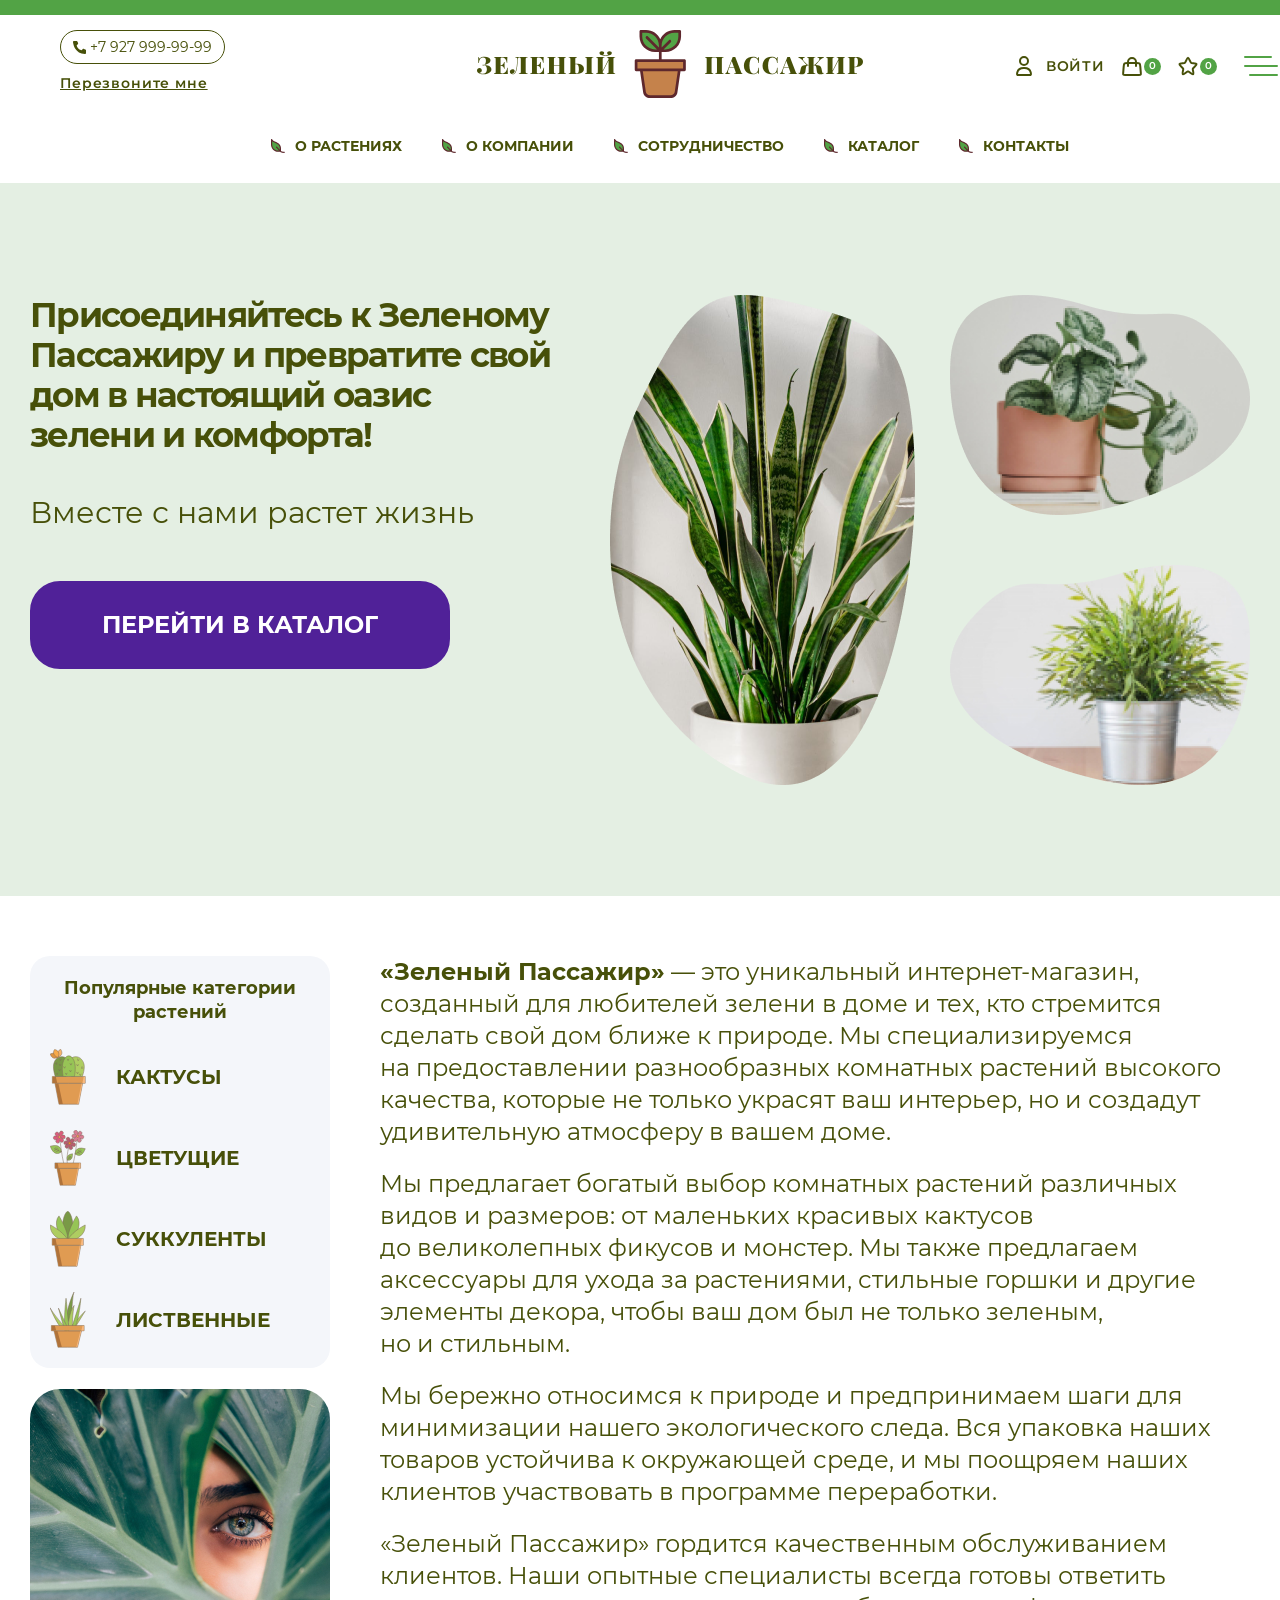
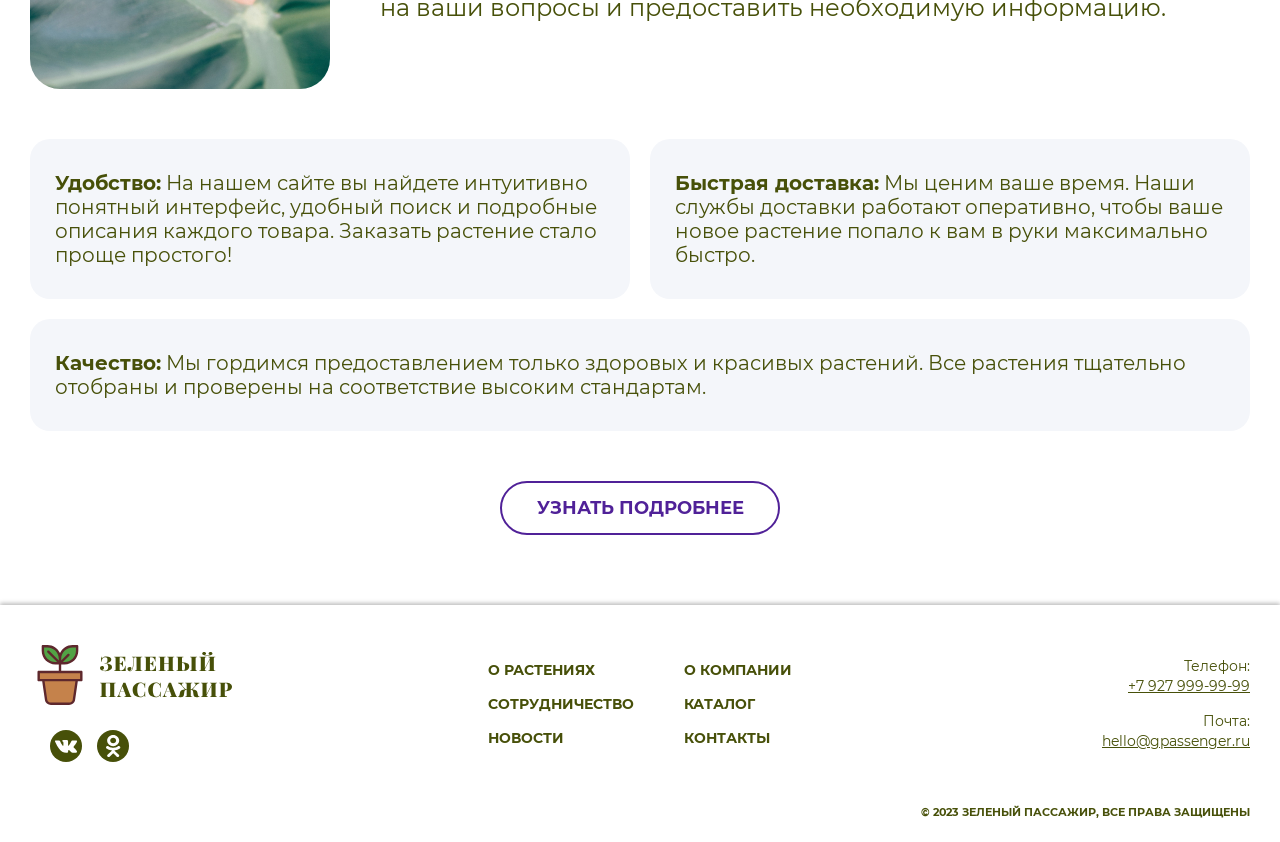
<file: green-passenger-solution/index.html>
<!DOCTYPE html>
<html lang="ru">

<head>
  <meta charset="UTF-8">
  <meta name="viewport" content="width=device-width, initial-scale=1.0">
  <meta http-equiv="X-UA-Compatible" content="ie=edge">
  <link rel="stylesheet" href="css/style.css">
  <title>
    Главная страница интернет магазина комнатных растений "Зеленый Пассажир"
  </title>
</head>

<body>
  <header class="header">
    <div class="container">
      <div class="header__top">
        <div class="header__contacts">
          <a class="header__phone" href="tel:+79279999999">
            <svg width="13" height="13" viewBox="0 0 13 13" fill="none" xmlns="http://www.w3.org/2000/svg">
              <path d="M8.67166 9.24002L9.79166 8.12002C9.94251 7.97104 10.1334 7.86906 10.3411 7.82646C10.5487 
              7.78385 10.7643 7.80246 10.9617 7.88002L12.3267 8.42502C12.5261 8.50596 12.697 8.64411 12.8181 
              8.82207C12.9391 9.00003 13.0047 9.20982 13.0067 9.42502V11.925C13.0055 12.0714 12.9747 12.216 
              12.9162 12.3502C12.8577 12.4844 12.7726 12.6054 12.6661 12.7058C12.5596 12.8062 12.4338 12.8841 
              12.2964 12.9346C12.1591 12.9852 12.0129 13.0074 11.8667 13C2.30166 12.405 0.371659 4.30502 0.00665873 
              1.20502C-0.0102848 1.05279 0.00519605 0.898694 0.0520828 0.752875C0.0989696 0.607056 0.1762 0.472817 
              0.278692 0.358988C0.381185 0.24516 0.506617 0.154323 0.646738 0.0924523C0.786858 0.0305818 0.93849 
              -0.00091958 1.09166 2.04345e-05H3.50666C3.72216 0.000658328 3.93255 0.0657541 4.11076 0.186935C4.28896 
              0.308116 4.42684 0.47984 4.50666 0.68002L5.05166 2.04502C5.13179 2.24155 5.15223 2.45734 5.11043 2.66543C5.06864 
              2.87351 4.96646 3.06467 4.81666 3.21502L3.69666 4.33502C3.69666 4.33502 4.34166 8.70002 8.67166 9.24002Z"
                fill="#475009" />
            </svg>
            <span class="header__phone-text">+7 927 999-99-99</span>
          </a>
          <button class="header__callback" type="button">Перезвоните мне</button>
        </div>
        <a class="header__logo" href="index.html" aria-label="Ссылка на главную страницу">
          <svg width="386" height="68" viewBox="0 0 386 68" fill="none" xmlns="http://www.w3.org/2000/svg">
            <path d="M207.473 30.6381H159.096V39.8187H207.473V30.6381Z" fill="#C5824B" />
            <path
              d="M202.324 39.8185H164.244L167.517 62.2577C167.883 64.7686 170.255 66.6456 173.062 66.6456H193.507C196.313 66.6456 198.686 64.7686 199.052 62.2577L202.324 39.8185Z"
              fill="#C5824B" />
            <path
              d="M183.284 20.7613H178.042C170.21 20.7613 163.862 14.4179 163.862 6.59302V1.35461H169.105C176.936 1.35461 183.284 7.69802 183.284 15.5229V20.7613Z"
              fill="#52A345" />
            <path
              d="M183.284 20.7613H188.527C196.358 20.7613 202.706 14.4179 202.706 6.59302V1.35461H197.464C189.633 1.35461 183.284 7.69802 183.284 15.5229V20.7613Z"
              fill="#52A345" />
            <path
              d="M207.473 29.2831H184.64V22.1158H188.527C197.093 22.1158 204.062 15.1523 204.062 6.59296V1.35456C204.062 0.606423 203.455 0 202.707 0H197.464C191.157 0 185.716 3.77547 183.285 9.18347C180.854 3.77547 175.412 0 169.105 0H163.863C163.114 0 162.507 0.606423 162.507 1.35456V6.59282C162.507 15.1522 169.476 22.1157 178.042 22.1157H181.929V29.283H159.097C158.348 29.283 157.741 29.8894 157.741 30.6375V39.8182C157.741 40.5663 158.348 41.1728 159.097 41.1728H163.072L166.176 62.4527C166.637 65.6151 169.597 67.9999 173.062 67.9999H193.507C196.972 67.9999 199.932 65.6151 200.394 62.4527L203.497 41.1728H207.473C208.222 41.1728 208.828 40.5663 208.828 39.8182V30.6375C208.828 29.8896 208.221 29.2831 207.473 29.2831ZM197.464 2.70911H201.351V6.59282C201.351 13.6583 195.598 19.4065 188.527 19.4065H186.558L193.835 12.1344C194.365 11.6054 194.365 10.7477 193.835 10.2186C193.306 9.68975 192.448 9.68975 191.918 10.2186L184.64 17.4908V15.5228C184.64 8.45738 190.393 2.70911 197.464 2.70911ZM165.218 6.59296V2.70911H169.105C176.176 2.70911 181.929 8.45725 181.929 15.5228V17.4908L170.943 6.51393C170.414 5.98494 169.555 5.98494 169.026 6.51393C168.497 7.04293 168.497 7.90063 169.026 8.42976L180.012 19.4066H178.042C170.971 19.4067 165.218 13.6586 165.218 6.59296ZM197.711 62.0623C197.442 63.903 195.635 65.291 193.507 65.291H173.062C170.934 65.291 169.127 63.903 168.859 62.0623L165.812 41.173H200.757L197.711 62.0623ZM160.452 38.4638V31.9922H206.117V38.4638H160.452Z"
              fill="#5E282D" />
            <path
              d="M138.155 27.488C137.643 27.52 137.274 27.584 137.05 27.68C136.826 27.776 136.666 27.96 136.57 28.232C136.49 28.504 136.45 28.944 136.45 29.552V41.456C136.45 42.064 136.49 42.504 136.57 42.776C136.666 43.048 136.826 43.232 137.05 43.328C137.274 43.424 137.643 43.488 138.155 43.52V44C137.242 43.952 135.817 43.928 133.88 43.928C132.15 43.928 130.813 43.952 129.868 44V43.52C130.381 43.488 130.749 43.424 130.973 43.328C131.198 43.232 131.35 43.048 131.43 42.776C131.526 42.504 131.574 42.064 131.574 41.456V30.416L125.689 41.84C125.705 42.304 125.761 42.656 125.857 42.896C125.953 43.12 126.113 43.272 126.338 43.352C126.578 43.432 126.93 43.488 127.394 43.52V44C126.466 43.952 125.129 43.928 123.383 43.928C121.446 43.928 120.021 43.952 119.108 44V43.52C119.62 43.488 119.989 43.424 120.213 43.328C120.437 43.232 120.589 43.048 120.669 42.776C120.765 42.504 120.813 42.064 120.813 41.456V29.552C120.813 28.944 120.765 28.504 120.669 28.232C120.589 27.96 120.437 27.776 120.213 27.68C119.989 27.584 119.62 27.52 119.108 27.488V27.008C120.021 27.056 121.446 27.08 123.383 27.08C125.113 27.08 126.45 27.056 127.394 27.008V27.488C126.882 27.52 126.514 27.584 126.29 27.68C126.065 27.776 125.905 27.96 125.809 28.232C125.729 28.504 125.689 28.944 125.689 29.552V40.64L131.574 29.24C131.558 28.744 131.502 28.384 131.406 28.16C131.31 27.92 131.149 27.76 130.925 27.68C130.701 27.584 130.349 27.52 129.868 27.488V27.008C130.797 27.056 132.134 27.08 133.88 27.08C135.817 27.08 137.242 27.056 138.155 27.008V27.488ZM132.487 21.272C133.159 21.272 133.712 21.448 134.144 21.8C134.592 22.136 134.816 22.552 134.816 23.048C134.816 23.448 134.664 23.808 134.36 24.128C134.072 24.432 133.679 24.696 133.183 24.92C132.671 25.16 132.022 25.352 131.238 25.496C130.453 25.64 129.588 25.712 128.643 25.712C127.699 25.712 126.834 25.64 126.049 25.496C125.265 25.352 124.608 25.16 124.08 24.92C123.599 24.712 123.215 24.448 122.927 24.128C122.639 23.808 122.495 23.448 122.495 23.048C122.495 22.552 122.711 22.136 123.143 21.8C123.575 21.448 124.128 21.272 124.8 21.272C125.473 21.272 126.033 21.448 126.482 21.8C126.93 22.136 127.154 22.568 127.154 23.096C127.154 23.544 126.986 23.92 126.65 24.224C126.314 24.528 125.889 24.744 125.377 24.872C126.402 25.112 127.491 25.232 128.643 25.232C129.796 25.232 130.877 25.104 131.886 24.848C131.358 24.704 130.933 24.488 130.613 24.2C130.309 23.896 130.157 23.528 130.157 23.096C130.157 22.568 130.373 22.136 130.805 21.8C131.254 21.448 131.814 21.272 132.487 21.272Z"
              fill="#475009" />
            <path
              d="M99.1706 33.8719C102.005 33.8719 104.007 34.3199 105.175 35.2159C106.344 36.1119 106.929 37.2879 106.929 38.7439C106.929 40.3439 106.312 41.6159 105.079 42.5599C103.862 43.5039 102.077 43.9759 99.7231 43.9759C99.2747 43.9759 98.8984 43.9679 98.5942 43.9519L95.6879 43.9279C93.9425 43.9279 92.6134 43.9519 91.7007 43.9999V43.5199C92.2131 43.4879 92.5814 43.4239 92.8056 43.3279C93.0297 43.2319 93.1819 43.0479 93.2619 42.7759C93.358 42.5039 93.406 42.0639 93.406 41.4559V29.5519C93.406 28.9439 93.358 28.5039 93.2619 28.2319C93.1819 27.9599 93.0297 27.7759 92.8056 27.6799C92.5814 27.5839 92.2131 27.5199 91.7007 27.4879V27.0079C92.6134 27.0559 94.0385 27.0799 95.9761 27.0799C97.7055 27.0799 99.0425 27.0559 99.9873 27.0079V27.4879C99.4749 27.5199 99.0986 27.5839 98.8584 27.6799C98.6342 27.7759 98.4821 27.9599 98.402 28.2319C98.322 28.5039 98.2819 28.9439 98.2819 29.5519V33.8719H99.1706ZM116.32 27.4879C115.808 27.5199 115.432 27.5839 115.191 27.6799C114.967 27.7759 114.815 27.9599 114.735 28.2319C114.655 28.5039 114.615 28.9439 114.615 29.5519V41.4559C114.615 42.0639 114.655 42.5039 114.735 42.7759C114.831 43.0479 114.991 43.2319 115.215 43.3279C115.44 43.4239 115.808 43.4879 116.32 43.5199V43.9999C115.392 43.9519 114.055 43.9279 112.309 43.9279C110.372 43.9279 108.946 43.9519 108.034 43.9999V43.5199C108.546 43.4879 108.914 43.4239 109.139 43.3279C109.379 43.2319 109.539 43.0479 109.619 42.7759C109.699 42.5039 109.739 42.0639 109.739 41.4559V29.5519C109.739 28.9439 109.691 28.5039 109.595 28.2319C109.515 27.9599 109.363 27.7759 109.139 27.6799C108.914 27.5839 108.546 27.5199 108.034 27.4879V27.0079C108.946 27.0559 110.372 27.0799 112.309 27.0799C114.055 27.0799 115.392 27.0559 116.32 27.0079V27.4879ZM99.5069 43.5199C100.372 43.5199 100.98 43.1679 101.332 42.4639C101.701 41.7439 101.885 40.6319 101.885 39.1279C101.885 37.6239 101.677 36.4559 101.26 35.6239C100.844 34.7759 100.067 34.3519 98.9305 34.3519H98.2819V41.4559C98.2819 42.2719 98.362 42.8239 98.5221 43.1119C98.6823 43.3839 99.0105 43.5199 99.5069 43.5199Z"
              fill="#475009" />
            <path
              d="M88.912 27.4879C88.3996 27.5199 88.0233 27.5839 87.7831 27.6799C87.5589 27.7759 87.4068 27.9599 87.3268 28.2319C87.2467 28.5039 87.2067 28.9439 87.2067 29.5519V41.4559C87.2067 42.0639 87.2467 42.5039 87.3268 42.7759C87.4228 43.0479 87.583 43.2319 87.8071 43.3279C88.0313 43.4239 88.3996 43.4879 88.912 43.5199V43.9999C88.0473 43.9519 86.7023 43.9279 84.8768 43.9279C83.0353 43.9279 81.6182 43.9519 80.6254 43.9999V43.5199C81.1378 43.4879 81.5061 43.4239 81.7303 43.3279C81.9705 43.2319 82.1306 43.0479 82.2107 42.7759C82.2907 42.5039 82.3308 42.0639 82.3308 41.4559V35.6959H76.9265V41.4559C76.9265 42.0639 76.9665 42.5039 77.0466 42.7759C77.1426 43.0479 77.3028 43.2319 77.5269 43.3279C77.7511 43.4239 78.1194 43.4879 78.6318 43.5199V43.9999C77.7031 43.9519 76.366 43.9279 74.6206 43.9279C72.6831 43.9279 71.2579 43.9519 70.3452 43.9999V43.5199C70.8576 43.4879 71.2259 43.4239 71.4501 43.3279C71.6903 43.2319 71.8504 43.0479 71.9305 42.7759C72.0105 42.5039 72.0506 42.0639 72.0506 41.4559V29.5519C72.0506 28.9439 72.0025 28.5039 71.9065 28.2319C71.8264 27.9599 71.6743 27.7759 71.4501 27.6799C71.2259 27.5839 70.8576 27.5199 70.3452 27.4879V27.0079C71.2579 27.0559 72.6831 27.0799 74.6206 27.0799C76.35 27.0799 77.6871 27.0559 78.6318 27.0079V27.4879C78.1194 27.5199 77.7431 27.5839 77.5029 27.6799C77.2787 27.7759 77.1266 27.9599 77.0466 28.2319C76.9665 28.5039 76.9265 28.9439 76.9265 29.5519V35.2159H82.3308V29.5519C82.3308 28.9439 82.2827 28.5039 82.1866 28.2319C82.1066 27.9599 81.9545 27.7759 81.7303 27.6799C81.5061 27.5839 81.1378 27.5199 80.6254 27.4879V27.0079C81.6182 27.0559 83.0353 27.0799 84.8768 27.0799C86.7023 27.0799 88.0473 27.0559 88.912 27.0079V27.4879Z"
              fill="#475009" />
            <path
              d="M67.0212 39.9679C67.0212 41.5999 67.0772 42.9439 67.1893 43.9999C66.1004 43.9519 64.267 43.9279 61.6889 43.9279C57.9419 43.9279 55.1397 43.9519 53.2822 43.9999V43.5199C53.7946 43.4879 54.1629 43.4239 54.3871 43.3279C54.6273 43.2319 54.7874 43.0479 54.8675 42.7759C54.9475 42.5039 54.9876 42.0639 54.9876 41.4559V29.5519C54.9876 28.9439 54.9395 28.5039 54.8435 28.2319C54.7634 27.9599 54.6113 27.7759 54.3871 27.6799C54.1629 27.5839 53.7946 27.5199 53.2822 27.4879V27.0079C55.1397 27.0559 57.9419 27.0799 61.6889 27.0799C64.0428 27.0799 65.7161 27.0559 66.7089 27.0079C66.5968 28.5119 66.5408 29.8559 66.5408 31.0399C66.5408 31.7759 66.5648 32.3519 66.6128 32.7679H66.0604C65.7722 30.9119 65.2358 29.5839 64.4511 28.7839C63.6665 27.9679 62.7298 27.5599 61.6409 27.5599H61.3286C60.8963 27.5599 60.576 27.5999 60.3679 27.6799C60.1757 27.7439 60.0396 27.8799 59.9595 28.0879C59.8955 28.2799 59.8635 28.6079 59.8635 29.0719V35.2159H60.1037C60.9363 35.2159 61.6489 34.8879 62.2414 34.2319C62.8338 33.5759 63.2101 32.8479 63.3703 32.0479H63.9227C63.8747 32.7199 63.8506 33.4719 63.8506 34.3039V35.4559C63.8506 36.2719 63.8987 37.4079 63.9948 38.8639H63.4423C63.2982 37.9519 62.9219 37.1999 62.3134 36.6079C61.7209 35.9999 60.9844 35.6959 60.1037 35.6959H59.8635V41.9359C59.8635 42.3999 59.8955 42.7359 59.9595 42.9439C60.0396 43.1359 60.1757 43.2719 60.3679 43.3519C60.576 43.4159 60.8963 43.4479 61.3286 43.4479H62.1213C63.05 43.4479 63.9307 42.9999 64.7634 42.1039C65.596 41.1919 66.1885 39.7439 66.5408 37.7599H67.0932C67.0452 38.3359 67.0212 39.0719 67.0212 39.9679Z"
              fill="#475009" />
            <path
              d="M50.635 27.4879C50.0586 27.5199 49.6342 27.5839 49.362 27.6799C49.1058 27.7759 48.9297 27.9599 48.8336 28.2319C48.7375 28.5039 48.6895 28.9439 48.6895 29.5519V41.4559C48.6895 42.0639 48.7375 42.5039 48.8336 42.7759C48.9297 43.0479 49.1058 43.2319 49.362 43.3279C49.6342 43.4239 50.0586 43.4879 50.635 43.5199V43.9999C49.6743 43.9519 48.1851 43.9279 46.1675 43.9279C44.294 43.9279 42.8608 43.9519 41.868 43.9999V43.5199C42.4445 43.4879 42.8608 43.4239 43.117 43.3279C43.3893 43.2319 43.5734 43.0479 43.6695 42.7759C43.7656 42.5039 43.8136 42.0639 43.8136 41.4559V29.5519C43.8136 28.7199 43.7015 28.1679 43.4773 27.8959C43.2531 27.6239 42.8769 27.4879 42.3484 27.4879H42.2764C41.844 27.4879 41.5078 27.6319 41.2676 27.9199C41.0274 28.2079 40.8753 28.7519 40.8112 29.5519C40.7632 29.9999 40.7231 30.4319 40.6911 30.8479C40.6751 31.2639 40.6511 31.6559 40.619 32.0239C40.4429 34.5839 40.2267 36.6799 39.9705 38.3119C39.7303 39.9439 39.282 41.3599 38.6255 42.5599C37.9689 43.7439 37.0242 44.3359 35.7912 44.3359C34.9425 44.3359 34.238 44.0879 33.6775 43.5919C33.1331 43.0799 32.8609 42.4559 32.8609 41.7199C32.8609 40.9679 33.1171 40.3599 33.6295 39.8959C34.1419 39.4319 34.7824 39.1999 35.551 39.1999C36.2075 39.1999 36.7279 39.3599 37.1122 39.6799C37.4966 39.9839 37.6887 40.4159 37.6887 40.9759C37.6887 41.6799 37.4485 42.2799 36.9681 42.7759C36.5038 43.2559 35.9113 43.5599 35.1907 43.6879C35.3188 43.8159 35.519 43.8799 35.7912 43.8799C36.9281 43.8799 37.8008 43.1999 38.4093 41.8399C39.0178 40.4799 39.4341 38.8719 39.6583 37.0159C39.8825 35.1439 40.0826 32.6559 40.2588 29.5519C40.2748 29.4239 40.2828 29.2479 40.2828 29.0239C40.2828 28.6079 40.2267 28.2959 40.1146 28.0879C40.0026 27.8799 39.8104 27.7359 39.5382 27.6559C39.266 27.5759 38.8576 27.5199 38.3132 27.4879V27.0079C38.9857 27.0559 39.8104 27.0799 40.7872 27.0799C41.0274 27.0799 41.3877 27.0639 41.868 27.0319L42.9009 27.0079L44.5102 27.0319C45.2467 27.0639 45.8552 27.0799 46.3356 27.0799C48.2411 27.0799 49.6743 27.0559 50.635 27.0079V27.4879Z"
              fill="#475009" />
            <path
              d="M30.7138 39.9679C30.7138 41.5999 30.7698 42.9439 30.8819 43.9999C29.793 43.9519 27.9596 43.9279 25.3815 43.9279C21.6345 43.9279 18.8323 43.9519 16.9748 43.9999V43.5199C17.4872 43.4879 17.8555 43.4239 18.0797 43.3279C18.3199 43.2319 18.48 43.0479 18.5601 42.7759C18.6401 42.5039 18.6802 42.0639 18.6802 41.4559V29.5519C18.6802 28.9439 18.6321 28.5039 18.536 28.2319C18.456 27.9599 18.3039 27.7759 18.0797 27.6799C17.8555 27.5839 17.4872 27.5199 16.9748 27.4879V27.0079C18.8323 27.0559 21.6345 27.0799 25.3815 27.0799C27.7354 27.0799 29.4087 27.0559 30.4015 27.0079C30.2894 28.5119 30.2334 29.8559 30.2334 31.0399C30.2334 31.7759 30.2574 32.3519 30.3054 32.7679H29.753C29.4648 30.9119 28.9283 29.5839 28.1437 28.7839C27.3591 27.9679 26.4223 27.5599 25.3335 27.5599H25.0212C24.5889 27.5599 24.2686 27.5999 24.0604 27.6799C23.8683 27.7439 23.7322 27.8799 23.6521 28.0879C23.5881 28.2799 23.556 28.6079 23.556 29.0719V35.2159H23.7962C24.6289 35.2159 25.3415 34.8879 25.9339 34.2319C26.5264 33.5759 26.9027 32.8479 27.0628 32.0479H27.6153C27.5672 32.7199 27.5432 33.4719 27.5432 34.3039V35.4559C27.5432 36.2719 27.5913 37.4079 27.6873 38.8639H27.1349C26.9908 37.9519 26.6145 37.1999 26.006 36.6079C25.4135 35.9999 24.6769 35.6959 23.7962 35.6959H23.556V41.9359C23.556 42.3999 23.5881 42.7359 23.6521 42.9439C23.7322 43.1359 23.8683 43.2719 24.0604 43.3519C24.2686 43.4159 24.5889 43.4479 25.0212 43.4479H25.8138C26.7426 43.4479 27.6233 42.9999 28.456 42.1039C29.2886 41.1919 29.8811 39.7439 30.2334 37.7599H30.7858C30.7378 38.3359 30.7138 39.0719 30.7138 39.9679Z"
              fill="#475009" />
            <path
              d="M7.56604 26.672C9.32745 26.672 10.7526 27 11.8415 27.656C12.9463 28.296 13.4988 29.176 13.4988 30.296C13.4988 31.496 12.8823 32.504 11.6493 33.32C10.4163 34.12 9.00719 34.68 7.42192 35C8.57484 35.016 9.68773 35.192 10.7606 35.528C11.8334 35.864 12.7061 36.36 13.3787 37.016C14.0672 37.672 14.4115 38.48 14.4115 39.44C14.4115 40.448 14.0192 41.328 13.2346 42.08C12.4659 42.816 11.4571 43.376 10.2081 43.76C8.97516 44.144 7.67012 44.336 6.29302 44.336C4.22737 44.336 2.61008 43.896 1.44115 43.016C1.04083 42.712 0.696556 42.344 0.408326 41.912C0.136109 41.48 0 41.008 0 40.496C0 39.744 0.248198 39.152 0.744594 38.72C1.24099 38.288 1.84147 38.072 2.54603 38.072C3.26661 38.072 3.82705 38.272 4.22737 38.672C4.62769 39.056 4.82785 39.632 4.82785 40.4C4.82785 40.992 4.61168 41.52 4.17934 41.984C3.763 42.432 3.18654 42.752 2.44996 42.944C3.28262 43.472 4.33146 43.736 5.59647 43.736C6.90951 43.736 7.95034 43.376 8.71896 42.656C9.48757 41.936 9.87188 40.84 9.87188 39.368C9.87188 38.248 9.63969 37.288 9.17532 36.488C8.71095 35.688 7.99838 35.264 7.03762 35.216C6.65331 35.424 6.31704 35.528 6.02881 35.528C5.86868 35.528 5.74058 35.496 5.64451 35.432C5.54843 35.368 5.50039 35.264 5.50039 35.12C5.50039 34.864 5.69254 34.736 6.07685 34.736C6.28502 34.736 6.61328 34.784 7.06164 34.88C7.75019 34.56 8.23057 34.032 8.50279 33.296C8.79102 32.544 8.93513 31.736 8.93513 30.872C8.93513 29.672 8.70295 28.816 8.23857 28.304C7.7742 27.776 7.11768 27.512 6.269 27.512C4.8919 27.512 3.83506 28.016 3.09847 29.024C2.3779 30.032 1.96957 31.36 1.87349 33.008H1.32105C1.32105 30.144 1.28903 28.144 1.22498 27.008H1.77742C1.82546 27.52 1.89751 27.888 1.99359 28.112C2.08967 28.336 2.22578 28.448 2.40192 28.448C2.51401 28.448 2.66613 28.376 2.85828 28.232C3.61088 27.688 4.29943 27.296 4.92393 27.056C5.56444 26.8 6.44514 26.672 7.56604 26.672Z"
              fill="#475009" />
            <path
              d="M377.353 37.1361V41.2161C377.353 41.8881 377.417 42.3761 377.545 42.6801C377.689 42.9841 377.938 43.1921 378.29 43.3041C378.658 43.4001 379.235 43.4481 380.019 43.4481V44.0001C377.858 43.9521 376.208 43.9281 375.071 43.9281C374.319 43.9281 373.27 43.9441 371.925 43.9761L370.772 44.0001V43.5201C371.284 43.4881 371.653 43.4241 371.877 43.3281C372.117 43.2321 372.277 43.0481 372.357 42.7761C372.437 42.5041 372.477 42.0641 372.477 41.4561V29.5521C372.477 28.9441 372.429 28.5041 372.333 28.2321C372.253 27.9601 372.101 27.7761 371.877 27.6801C371.653 27.5841 371.284 27.5201 370.772 27.4881V27.0081C371.685 27.0561 373.062 27.0801 374.903 27.0801L377.665 27.0561C377.986 27.0401 378.354 27.0321 378.77 27.0321C381.14 27.0321 382.934 27.4641 384.151 28.3281C385.384 29.1761 386 30.3201 386 31.7601C386 32.6401 385.76 33.4881 385.279 34.3041C384.799 35.1041 383.982 35.7761 382.829 36.3201C381.677 36.8641 380.147 37.1361 378.242 37.1361H377.353ZM378.65 27.4881C378.282 27.4881 378.002 27.5441 377.809 27.6561C377.633 27.7681 377.513 27.9681 377.449 28.2561C377.385 28.5441 377.353 28.9761 377.353 29.5521V36.6561H378.002C379.123 36.6561 379.891 36.2401 380.307 35.4081C380.74 34.5761 380.956 33.4481 380.956 32.0241C380.956 30.4721 380.78 29.3281 380.428 28.5921C380.075 27.8561 379.483 27.4881 378.65 27.4881Z"
              fill="#475009" />
            <path
              d="M367.994 27.4881C367.482 27.5201 367.114 27.5841 366.89 27.6801C366.665 27.7761 366.505 27.9601 366.409 28.2321C366.329 28.5041 366.289 28.9441 366.289 29.5521V41.4561C366.289 42.0641 366.329 42.5041 366.409 42.7761C366.505 43.0481 366.665 43.2321 366.89 43.3281C367.114 43.4241 367.482 43.4881 367.994 43.5201V44.0001C367.082 43.9521 365.657 43.9281 363.719 43.9281C361.99 43.9281 360.653 43.9521 359.708 44.0001V43.5201C360.22 43.4881 360.589 43.4241 360.813 43.3281C361.037 43.2321 361.189 43.0481 361.269 42.7761C361.365 42.5041 361.413 42.0641 361.413 41.4561V30.4161L355.528 41.8401C355.545 42.3041 355.601 42.6561 355.697 42.8961C355.793 43.1201 355.953 43.2721 356.177 43.3521C356.417 43.4321 356.769 43.4881 357.234 43.5201V44.0001C356.305 43.9521 354.968 43.9281 353.223 43.9281C351.285 43.9281 349.86 43.9521 348.947 44.0001V43.5201C349.46 43.4881 349.828 43.4241 350.052 43.3281C350.276 43.2321 350.428 43.0481 350.508 42.7761C350.605 42.5041 350.653 42.0641 350.653 41.4561V29.5521C350.653 28.9441 350.605 28.5041 350.508 28.2321C350.428 27.9601 350.276 27.7761 350.052 27.6801C349.828 27.5841 349.46 27.5201 348.947 27.4881V27.0081C349.86 27.0561 351.285 27.0801 353.223 27.0801C354.952 27.0801 356.289 27.0561 357.234 27.0081V27.4881C356.721 27.5201 356.353 27.5841 356.129 27.6801C355.905 27.7761 355.745 27.9601 355.649 28.2321C355.569 28.5041 355.528 28.9441 355.528 29.5521V40.6401L361.413 29.2401C361.397 28.7441 361.341 28.3841 361.245 28.1601C361.149 27.9201 360.989 27.7601 360.765 27.6801C360.54 27.5841 360.188 27.5201 359.708 27.4881V27.0081C360.637 27.0561 361.974 27.0801 363.719 27.0801C365.657 27.0801 367.082 27.0561 367.994 27.0081V27.4881Z"
              fill="#475009" />
            <path
              d="M347.228 43.0401C346.747 43.5201 346.219 43.8561 345.642 44.0481C345.066 44.2401 344.393 44.3361 343.625 44.3361C342.504 44.3361 341.639 44.1441 341.031 43.7601C340.438 43.3601 340.07 42.6881 339.926 41.7441L339.301 37.6161C339.157 36.7681 338.885 36.1841 338.485 35.8641C338.1 35.5281 337.46 35.3361 336.563 35.2881V41.4561C336.563 42.0641 336.603 42.5041 336.683 42.7761C336.763 43.0481 336.915 43.2321 337.14 43.3281C337.38 43.4241 337.756 43.4881 338.268 43.5201V44.0001C337.356 43.9521 335.931 43.9281 333.993 43.9281C332.264 43.9281 330.927 43.9521 329.982 44.0001V43.5201C330.494 43.4881 330.863 43.4241 331.087 43.3281C331.311 43.2321 331.463 43.0481 331.543 42.7761C331.639 42.5041 331.687 42.0641 331.687 41.4561V35.2881C330.79 35.3361 330.142 35.5281 329.742 35.8641C329.357 36.1841 329.093 36.7681 328.949 37.6161L328.325 41.7441C328.18 42.6881 327.804 43.3601 327.196 43.7601C326.603 44.1441 325.746 44.3361 324.626 44.3361C323.857 44.3361 323.184 44.2401 322.608 44.0481C322.031 43.8561 321.503 43.5201 321.023 43.0401L321.335 42.7281C321.543 42.9361 321.783 43.0401 322.056 43.0401C322.344 43.0401 322.568 42.9281 322.728 42.7041C322.904 42.4801 323.048 42.0721 323.16 41.4801L323.857 38.1441C324.081 37.0881 324.642 36.3201 325.538 35.8401C326.451 35.3601 327.78 35.0641 329.525 34.9521L325.274 30.1041C324.041 28.7121 322.728 27.8321 321.335 27.4641V27.0081C321.991 27.0561 322.8 27.0801 323.761 27.0801C325.122 27.0801 326.475 27.0561 327.82 27.0081V27.4641C327.244 27.4961 326.771 27.6561 326.403 27.9441C326.035 28.2161 325.851 28.5841 325.851 29.0481C325.851 29.6881 326.203 30.4081 326.907 31.2081L327.724 32.1201C328.621 33.1281 329.341 33.8321 329.886 34.2321C330.446 34.6321 331.047 34.8561 331.687 34.9041V29.5521C331.687 28.9441 331.647 28.5041 331.567 28.2321C331.487 27.9601 331.327 27.7761 331.087 27.6801C330.863 27.5841 330.494 27.5201 329.982 27.4881V27.0081C330.911 27.0561 332.248 27.0801 333.993 27.0801C335.931 27.0801 337.356 27.0561 338.268 27.0081V27.4881C337.756 27.5201 337.388 27.5841 337.164 27.6801C336.939 27.7761 336.779 27.9601 336.683 28.2321C336.603 28.5041 336.563 28.9441 336.563 29.5521V34.9041C337.204 34.8561 337.796 34.6321 338.34 34.2321C338.901 33.8321 339.63 33.1281 340.526 32.1201L341.343 31.2081C342.047 30.4081 342.4 29.6881 342.4 29.0481C342.4 28.5841 342.216 28.2161 341.847 27.9441C341.479 27.6561 341.007 27.4961 340.43 27.4641V27.0081C341.775 27.0561 343.128 27.0801 344.489 27.0801C345.45 27.0801 346.259 27.0561 346.915 27.0081V27.4641C345.522 27.8321 344.209 28.7121 342.976 30.1041L338.725 34.9521C340.47 35.0641 341.791 35.3601 342.688 35.8401C343.601 36.3201 344.169 37.0881 344.393 38.1441L345.09 41.4801C345.202 42.0721 345.338 42.4801 345.498 42.7041C345.674 42.9281 345.907 43.0401 346.195 43.0401C346.467 43.0401 346.707 42.9361 346.915 42.7281L347.228 43.0401Z"
              fill="#475009" />
            <path
              d="M318.708 41.9841C318.916 42.4961 319.14 42.8801 319.38 43.1361C319.636 43.3761 319.885 43.5041 320.125 43.5201V44.0001C318.972 43.9521 317.515 43.9281 315.753 43.9281C313.928 43.9281 312.583 43.9521 311.718 44.0001V43.5201C312.327 43.4881 312.759 43.4161 313.015 43.3041C313.271 43.1761 313.399 42.9601 313.399 42.6561C313.399 42.3681 313.303 41.9841 313.111 41.5041L311.694 37.5681H306.842L306.434 38.6481C305.905 40.0081 305.641 41.0481 305.641 41.7681C305.641 42.4241 305.825 42.8721 306.194 43.1121C306.562 43.3521 307.106 43.4881 307.827 43.5201V44.0001C306.626 43.9521 305.577 43.9281 304.68 43.9281C303.928 43.9281 303.311 43.9521 302.831 44.0001V43.5201C303.231 43.4561 303.608 43.2081 303.96 42.7761C304.312 42.3441 304.672 41.6561 305.041 40.7121L310.373 27.0081C310.885 27.0401 311.31 27.0561 311.646 27.0561C311.966 27.0561 312.383 27.0401 312.895 27.0081L318.708 41.9841ZM311.526 37.0881L309.34 31.0881L307.034 37.0881H311.526Z"
              fill="#475009" />
            <path
              d="M294.621 26.672C295.582 26.672 296.399 26.808 297.071 27.08C297.744 27.352 298.4 27.736 299.041 28.232C299.201 28.376 299.353 28.448 299.497 28.448C299.817 28.448 300.026 27.968 300.122 27.008H300.674C300.61 28.144 300.578 30.144 300.578 33.008H300.026C299.914 31.728 299.705 30.72 299.401 29.984C299.097 29.248 298.568 28.632 297.816 28.136C297.063 27.656 296.319 27.416 295.582 27.416C293.917 27.416 292.748 28.216 292.075 29.816C291.403 31.416 291.066 33.328 291.066 35.552C291.066 37.776 291.403 39.688 292.075 41.288C292.748 42.888 293.917 43.688 295.582 43.688C296.319 43.688 297.063 43.448 297.816 42.968C298.568 42.504 299.097 41.88 299.401 41.096C299.705 40.312 299.914 39.2 300.026 37.76H300.578C300.578 40.752 300.61 42.832 300.674 44H300.122C300.074 43.488 300.002 43.128 299.906 42.92C299.825 42.696 299.705 42.584 299.545 42.584C299.417 42.584 299.249 42.648 299.041 42.776C298.32 43.288 297.632 43.68 296.975 43.952C296.319 44.208 295.526 44.336 294.597 44.336C292.788 44.336 291.203 43.992 289.841 43.304C288.48 42.616 287.424 41.624 286.671 40.328C285.918 39.016 285.542 37.456 285.542 35.648C285.542 33.888 285.926 32.328 286.695 30.968C287.464 29.608 288.536 28.552 289.914 27.8C291.291 27.048 292.86 26.672 294.621 26.672Z"
              fill="#475009" />
            <path
              d="M275.963 26.672C276.924 26.672 277.741 26.808 278.413 27.08C279.086 27.352 279.742 27.736 280.383 28.232C280.543 28.376 280.695 28.448 280.839 28.448C281.159 28.448 281.368 27.968 281.464 27.008H282.016C281.952 28.144 281.92 30.144 281.92 33.008H281.368C281.256 31.728 281.047 30.72 280.743 29.984C280.439 29.248 279.91 28.632 279.158 28.136C278.405 27.656 277.661 27.416 276.924 27.416C275.259 27.416 274.09 28.216 273.417 29.816C272.745 31.416 272.408 33.328 272.408 35.552C272.408 37.776 272.745 39.688 273.417 41.288C274.09 42.888 275.259 43.688 276.924 43.688C277.661 43.688 278.405 43.448 279.158 42.968C279.91 42.504 280.439 41.88 280.743 41.096C281.047 40.312 281.256 39.2 281.368 37.76H281.92C281.92 40.752 281.952 42.832 282.016 44H281.464C281.416 43.488 281.344 43.128 281.247 42.92C281.167 42.696 281.047 42.584 280.887 42.584C280.759 42.584 280.591 42.648 280.383 42.776C279.662 43.288 278.974 43.68 278.317 43.952C277.661 44.208 276.868 44.336 275.939 44.336C274.13 44.336 272.545 43.992 271.183 43.304C269.822 42.616 268.766 41.624 268.013 40.328C267.26 39.016 266.884 37.456 266.884 35.648C266.884 33.888 267.268 32.328 268.037 30.968C268.806 29.608 269.878 28.552 271.256 27.8C272.633 27.048 274.202 26.672 275.963 26.672Z"
              fill="#475009" />
            <path
              d="M264.047 41.9841C264.255 42.4961 264.48 42.8801 264.72 43.1361C264.976 43.3761 265.224 43.5041 265.464 43.5201V44.0001C264.311 43.9521 262.854 43.9281 261.093 43.9281C259.267 43.9281 257.922 43.9521 257.058 44.0001V43.5201C257.666 43.4881 258.098 43.4161 258.355 43.3041C258.611 43.1761 258.739 42.9601 258.739 42.6561C258.739 42.3681 258.643 41.9841 258.451 41.5041L257.034 37.5681H252.182L251.773 38.6481C251.245 40.0081 250.981 41.0481 250.981 41.7681C250.981 42.4241 251.165 42.8721 251.533 43.1121C251.901 43.3521 252.446 43.4881 253.166 43.5201V44.0001C251.966 43.9521 250.917 43.9281 250.02 43.9281C249.267 43.9281 248.651 43.9521 248.17 44.0001V43.5201C248.571 43.4561 248.947 43.2081 249.299 42.7761C249.652 42.3441 250.012 41.6561 250.38 40.7121L255.713 27.0081C256.225 27.0401 256.649 27.0561 256.986 27.0561C257.306 27.0561 257.722 27.0401 258.235 27.0081L264.047 41.9841ZM256.865 37.0881L254.68 31.0881L252.374 37.0881H256.865Z"
              fill="#475009" />
            <path
              d="M246.559 27.4881C246.046 27.5201 245.678 27.5841 245.454 27.6801C245.23 27.7761 245.07 27.9601 244.973 28.2321C244.893 28.5041 244.853 28.9441 244.853 29.5521V41.4561C244.853 42.0641 244.893 42.5041 244.973 42.7761C245.07 43.0481 245.23 43.2321 245.454 43.3281C245.678 43.4241 246.046 43.4881 246.559 43.5201V44.0001C245.646 43.9521 244.221 43.9281 242.283 43.9281C240.554 43.9281 239.217 43.9521 238.272 44.0001V43.5201C238.785 43.4881 239.153 43.4241 239.377 43.3281C239.601 43.2321 239.753 43.0481 239.833 42.7761C239.929 42.5041 239.978 42.0641 239.978 41.4561V29.5521C239.978 28.9441 239.929 28.5041 239.833 28.2321C239.737 27.9441 239.553 27.7521 239.281 27.6561C239.009 27.5441 238.592 27.4881 238.032 27.4881H236.519C235.958 27.4881 235.542 27.5441 235.27 27.6561C234.998 27.7521 234.813 27.9441 234.717 28.2321C234.621 28.5041 234.573 28.9441 234.573 29.5521V41.4561C234.573 42.0641 234.613 42.5041 234.693 42.7761C234.789 43.0481 234.949 43.2321 235.174 43.3281C235.398 43.4241 235.766 43.4881 236.279 43.5201V44.0001C235.35 43.9521 234.013 43.9281 232.267 43.9281C230.33 43.9281 228.905 43.9521 227.992 44.0001V43.5201C228.504 43.4881 228.873 43.4241 229.097 43.3281C229.321 43.2321 229.473 43.0481 229.553 42.7761C229.649 42.5041 229.697 42.0641 229.697 41.4561V29.5521C229.697 28.9441 229.649 28.5041 229.553 28.2321C229.473 27.9601 229.321 27.7761 229.097 27.6801C228.873 27.5841 228.504 27.5201 227.992 27.4881V27.0081C228.905 27.0561 230.33 27.0801 232.267 27.0801C233.068 27.0801 234.109 27.0641 235.39 27.0321L237.311 27.0081L239.185 27.0321C240.466 27.0641 241.499 27.0801 242.283 27.0801C244.221 27.0801 245.646 27.0561 246.559 27.0081V27.4881Z"
              fill="#475009" />
          </svg>
        </a>
        <div class="header__users">
          <ul class="header__user-list">
            <li class="header__user-item">
              <a class="header__user-link" href="#">
                <svg width="24" height="24" viewBox="0 0 24 24" fill="none" xmlns="http://www.w3.org/2000/svg">
                  <circle cx="12" cy="7" r="4" stroke="#475009" stroke-width="2" stroke-linecap="round" />
                  <path
                    d="M5.33788 18.3206C5.99897 15.5269 8.77173 14 11.6426 14H12.3574C15.2283 14 18.001 15.5269 18.6621 18.3206C18.79 18.8611 18.8917 19.4268 18.9489 20.0016C19.0036 20.5512 18.5523 21 18 21H6C5.44772 21 4.99642 20.5512 5.0511 20.0016C5.1083 19.4268 5.20997 18.8611 5.33788 18.3206Z"
                    stroke="#475009" stroke-width="2" stroke-linecap="round" />
                </svg>
                <span class="header__user-text">Войти</span>
              </a>
            </li>
            <li class="header__user-item">
              <a class="header__user-link" href="#" arial-label="Перейти в корзину">
                <svg width="24" height="24" viewBox="0 0 24 24" fill="none" xmlns="http://www.w3.org/2000/svg">
                  <path d="M8 12L8 8C8 5.79086 9.79086 4 12 4C14.2091 4 16 5.79086 16 8L16 12" stroke="#475009"
                    stroke-width="2" stroke-linecap="round" />
                  <path
                    d="M3.69435 12.6678C3.83942 10.9269 3.91196 10.0565 4.48605 9.52824C5.06013 9 5.9336 9 7.68053 9H16.3195C18.0664 9 18.9399 9 19.514 9.52824C20.088 10.0565 20.1606 10.9269 20.3057 12.6678L20.8195 18.8339C20.904 19.8474 20.9462 20.3542 20.6491 20.6771C20.352 21 19.8435 21 18.8264 21H5.1736C4.15655 21 3.64802 21 3.35092 20.6771C3.05382 20.3542 3.09605 19.8474 3.18051 18.8339L3.69435 12.6678Z"
                    stroke="#475009" stroke-width="2" />
                </svg>
                <span class="header__user-count" aria-hidden="true">0</span>
              </a>
            </li>
            <li class="header__user-item">
              <a class="header__user-link" href="#" arial-label="Перейти в избранное">
                <svg width="24" height="24" viewBox="0 0 24 24" fill="none" xmlns="http://www.w3.org/2000/svg">
                  <path
                    d="M10.1437 6.62753C10.9303 4.66653 11.3236 3.68604 12 3.68604C12.6763 3.68604 13.0696 4.66653 13.8562 6.62753L13.8928 6.71885C14.3372 7.82672 14.5594 8.38065 15.0123 8.71734C15.4651 9.05403 16.0596 9.10727 17.2485 9.21374L17.4634 9.23299C19.4092 9.40726 20.3822 9.49439 20.5903 10.1134C20.7985 10.7324 20.076 11.3897 18.6309 12.7044L18.1487 13.1432C17.4172 13.8087 17.0514 14.1414 16.8809 14.5776C16.8491 14.6589 16.8227 14.7423 16.8018 14.8271C16.6897 15.2817 16.7968 15.7645 17.0111 16.7299L17.0777 17.0305C17.4714 18.8048 17.6682 19.692 17.3246 20.0746C17.1961 20.2176 17.0292 20.3206 16.8438 20.3712C16.3476 20.5066 15.6431 19.9325 14.2342 18.7844C13.309 18.0305 12.8464 17.6536 12.3153 17.5688C12.1064 17.5354 11.8935 17.5354 11.6846 17.5688C11.1535 17.6536 10.6909 18.0305 9.76577 18.7844C8.35681 19.9325 7.65234 20.5066 7.15614 20.3712C6.97072 20.3206 6.80381 20.2176 6.67538 20.0746C6.33171 19.692 6.52854 18.8048 6.92222 17.0305L6.98889 16.7299C7.2031 15.7645 7.31021 15.2817 7.19815 14.8271C7.17725 14.7423 7.15081 14.6589 7.11901 14.5776C6.94854 14.1414 6.58279 13.8087 5.85128 13.1432L5.369 12.7044C3.92395 11.3897 3.20143 10.7324 3.40961 10.1134C3.61779 9.49439 4.5907 9.40726 6.53651 9.23299L6.75145 9.21374C7.94036 9.10727 8.53482 9.05403 8.98767 8.71734C9.44052 8.38065 9.66272 7.82672 10.1071 6.71885L10.1437 6.62753Z"
                    stroke="#475009" stroke-width="2" />
                </svg>
                <span class="header__user-count" aria-hidden="true">0</span>
              </a>
            </li>
          </ul>
          <button class="header__burger" type="button" arial-label="Кнопка бургерного меню">
            <svg width="38" height="38" viewBox="0 0 38 38" fill="none" xmlns="http://www.w3.org/2000/svg">
              <path d="M3 10H16H29M3 19H35M8 28H35" stroke="#52A345" stroke-width="2" stroke-linecap="round"
                stroke-linejoin="round" />
            </svg>
          </button>
        </div>
      </div>
      <nav class="main-nav">
        <ul class="main-nav__list">
          <li class="main-nav__item">
            <a class="main-nav__link" href="#">
              <svg width="14" height="14" viewBox="0 0 14 14" fill="none" xmlns="http://www.w3.org/2000/svg">
                <path
                  d="M9.41361 12.2005V9.72781C9.41361 6.03423 6.98495 4.29824 3.63863 3.03997C1.90402 2.38774 0.59253 0.609619 0.59253 0.609619L0.586426 5.51265C0.586426 9.20623 3.47173 12.2005 7.03091 12.2005H9.41361Z"
                  fill="#52A345" />
                <path
                  d="M13.282 12.66C11.6868 13.0374 10.5878 12.4347 10.0018 11.9501V9.72787C10.0018 7.82012 9.41076 6.28584 8.19494 5.03744C7.2172 4.03335 5.8332 3.21658 3.8396 2.46693C2.29326 1.88546 1.0715 0.254959 1.05975 0.239121C0.906843 0.0318494 0.643706 -0.0515853 0.405332 0.0322077C0.166959 0.115821 0.0064503 0.347657 0.00610475 0.608778L0 5.51264C0 9.53644 3.15449 12.81 7.03181 12.81H9.16294C9.76587 13.3398 10.8132 14.0001 12.2895 14C12.6777 14 13.0958 13.9543 13.5431 13.8485C13.8593 13.7737 14.0573 13.447 13.9852 13.1188C13.9132 12.7906 13.5986 12.585 13.282 12.66ZM1.17465 5.51342L1.17885 2.13421C1.75863 2.67629 2.5424 3.27563 3.43951 3.61296C7.26621 5.0519 8.82718 6.82351 8.82718 9.72787V10.7291L5.96855 7.7625C5.73916 7.52451 5.3674 7.52451 5.1379 7.7625C4.90857 8.00049 4.90857 8.38641 5.1379 8.62452L7.99653 11.5911H7.03175C3.80217 11.591 1.17465 8.86424 1.17465 5.51342Z"
                  fill="#5E282D" />
              </svg>
              <span class="main-nav___text">О Растениях</span>
            </a>
          </li>
          <li class="main-nav__item">
            <a class="main-nav__link" href="#">
              <svg width="14" height="14" viewBox="0 0 14 14" fill="none" xmlns="http://www.w3.org/2000/svg">
                <path
                  d="M9.41361 12.2005V9.72781C9.41361 6.03423 6.98495 4.29824 3.63863 3.03997C1.90402 2.38774 0.59253 0.609619 0.59253 0.609619L0.586426 5.51265C0.586426 9.20623 3.47173 12.2005 7.03091 12.2005H9.41361Z"
                  fill="#52A345" />
                <path
                  d="M13.282 12.66C11.6868 13.0374 10.5878 12.4347 10.0018 11.9501V9.72787C10.0018 7.82012 9.41076 6.28584 8.19494 5.03744C7.2172 4.03335 5.8332 3.21658 3.8396 2.46693C2.29326 1.88546 1.0715 0.254959 1.05975 0.239121C0.906843 0.0318494 0.643706 -0.0515853 0.405332 0.0322077C0.166959 0.115821 0.0064503 0.347657 0.00610475 0.608778L0 5.51264C0 9.53644 3.15449 12.81 7.03181 12.81H9.16294C9.76587 13.3398 10.8132 14.0001 12.2895 14C12.6777 14 13.0958 13.9543 13.5431 13.8485C13.8593 13.7737 14.0573 13.447 13.9852 13.1188C13.9132 12.7906 13.5986 12.585 13.282 12.66ZM1.17465 5.51342L1.17885 2.13421C1.75863 2.67629 2.5424 3.27563 3.43951 3.61296C7.26621 5.0519 8.82718 6.82351 8.82718 9.72787V10.7291L5.96855 7.7625C5.73916 7.52451 5.3674 7.52451 5.1379 7.7625C4.90857 8.00049 4.90857 8.38641 5.1379 8.62452L7.99653 11.5911H7.03175C3.80217 11.591 1.17465 8.86424 1.17465 5.51342Z"
                  fill="#5E282D" />
              </svg>
              <span class="main-nav___text">О Компании</span>
            </a>
          </li>
          <li class="main-nav__item">
            <a class="main-nav__link" href="#">
              <svg width="14" height="14" viewBox="0 0 14 14" fill="none" xmlns="http://www.w3.org/2000/svg">
                <path
                  d="M9.41361 12.2005V9.72781C9.41361 6.03423 6.98495 4.29824 3.63863 3.03997C1.90402 2.38774 0.59253 0.609619 0.59253 0.609619L0.586426 5.51265C0.586426 9.20623 3.47173 12.2005 7.03091 12.2005H9.41361Z"
                  fill="#52A345" />
                <path
                  d="M13.282 12.66C11.6868 13.0374 10.5878 12.4347 10.0018 11.9501V9.72787C10.0018 7.82012 9.41076 6.28584 8.19494 5.03744C7.2172 4.03335 5.8332 3.21658 3.8396 2.46693C2.29326 1.88546 1.0715 0.254959 1.05975 0.239121C0.906843 0.0318494 0.643706 -0.0515853 0.405332 0.0322077C0.166959 0.115821 0.0064503 0.347657 0.00610475 0.608778L0 5.51264C0 9.53644 3.15449 12.81 7.03181 12.81H9.16294C9.76587 13.3398 10.8132 14.0001 12.2895 14C12.6777 14 13.0958 13.9543 13.5431 13.8485C13.8593 13.7737 14.0573 13.447 13.9852 13.1188C13.9132 12.7906 13.5986 12.585 13.282 12.66ZM1.17465 5.51342L1.17885 2.13421C1.75863 2.67629 2.5424 3.27563 3.43951 3.61296C7.26621 5.0519 8.82718 6.82351 8.82718 9.72787V10.7291L5.96855 7.7625C5.73916 7.52451 5.3674 7.52451 5.1379 7.7625C4.90857 8.00049 4.90857 8.38641 5.1379 8.62452L7.99653 11.5911H7.03175C3.80217 11.591 1.17465 8.86424 1.17465 5.51342Z"
                  fill="#5E282D" />
              </svg>
              <span class="main-nav___text">Сотрудничество</span>
            </a>
          </li>
          <li class="main-nav__item">
            <a class="main-nav__link" href="#">
              <svg width="14" height="14" viewBox="0 0 14 14" fill="none" xmlns="http://www.w3.org/2000/svg">
                <path
                  d="M9.41361 12.2005V9.72781C9.41361 6.03423 6.98495 4.29824 3.63863 3.03997C1.90402 2.38774 0.59253 0.609619 0.59253 0.609619L0.586426 5.51265C0.586426 9.20623 3.47173 12.2005 7.03091 12.2005H9.41361Z"
                  fill="#52A345" />
                <path
                  d="M13.282 12.66C11.6868 13.0374 10.5878 12.4347 10.0018 11.9501V9.72787C10.0018 7.82012 9.41076 6.28584 8.19494 5.03744C7.2172 4.03335 5.8332 3.21658 3.8396 2.46693C2.29326 1.88546 1.0715 0.254959 1.05975 0.239121C0.906843 0.0318494 0.643706 -0.0515853 0.405332 0.0322077C0.166959 0.115821 0.0064503 0.347657 0.00610475 0.608778L0 5.51264C0 9.53644 3.15449 12.81 7.03181 12.81H9.16294C9.76587 13.3398 10.8132 14.0001 12.2895 14C12.6777 14 13.0958 13.9543 13.5431 13.8485C13.8593 13.7737 14.0573 13.447 13.9852 13.1188C13.9132 12.7906 13.5986 12.585 13.282 12.66ZM1.17465 5.51342L1.17885 2.13421C1.75863 2.67629 2.5424 3.27563 3.43951 3.61296C7.26621 5.0519 8.82718 6.82351 8.82718 9.72787V10.7291L5.96855 7.7625C5.73916 7.52451 5.3674 7.52451 5.1379 7.7625C4.90857 8.00049 4.90857 8.38641 5.1379 8.62452L7.99653 11.5911H7.03175C3.80217 11.591 1.17465 8.86424 1.17465 5.51342Z"
                  fill="#5E282D" />
              </svg>
              <span class="main-nav___text">Каталог</span>
            </a>
          </li>
          <li class="main-nav__item">
            <a class="main-nav__link" href="#">
              <svg width="14" height="14" viewBox="0 0 14 14" fill="none" xmlns="http://www.w3.org/2000/svg">
                <path
                  d="M9.41361 12.2005V9.72781C9.41361 6.03423 6.98495 4.29824 3.63863 3.03997C1.90402 2.38774 0.59253 0.609619 0.59253 0.609619L0.586426 5.51265C0.586426 9.20623 3.47173 12.2005 7.03091 12.2005H9.41361Z"
                  fill="#52A345" />
                <path
                  d="M13.282 12.66C11.6868 13.0374 10.5878 12.4347 10.0018 11.9501V9.72787C10.0018 7.82012 9.41076 6.28584 8.19494 5.03744C7.2172 4.03335 5.8332 3.21658 3.8396 2.46693C2.29326 1.88546 1.0715 0.254959 1.05975 0.239121C0.906843 0.0318494 0.643706 -0.0515853 0.405332 0.0322077C0.166959 0.115821 0.0064503 0.347657 0.00610475 0.608778L0 5.51264C0 9.53644 3.15449 12.81 7.03181 12.81H9.16294C9.76587 13.3398 10.8132 14.0001 12.2895 14C12.6777 14 13.0958 13.9543 13.5431 13.8485C13.8593 13.7737 14.0573 13.447 13.9852 13.1188C13.9132 12.7906 13.5986 12.585 13.282 12.66ZM1.17465 5.51342L1.17885 2.13421C1.75863 2.67629 2.5424 3.27563 3.43951 3.61296C7.26621 5.0519 8.82718 6.82351 8.82718 9.72787V10.7291L5.96855 7.7625C5.73916 7.52451 5.3674 7.52451 5.1379 7.7625C4.90857 8.00049 4.90857 8.38641 5.1379 8.62452L7.99653 11.5911H7.03175C3.80217 11.591 1.17465 8.86424 1.17465 5.51342Z"
                  fill="#5E282D" />
              </svg>
              <span class="main-nav___text">Контакты</span>
            </a>
          </li>
        </ul>
      </nav>
    </div>
  </header>
  <main>
    <section class="hero">
      <div class="container">
        <h1 class="visually-hidden">Интернет магазин комнатных растений "Зеленый пассажир"</h1>
        <div class="hero__wrapper">
          <div class="hero__inner">
            <p class="hero__text">Присоединяйтесь к&nbsp;Зеленому Пассажиру и&nbsp;превратите свой дом в&nbsp;настоящий
              оазис зелени и&nbsp;комфорта!</p>
            <p class="hero__slogan">Вместе с&nbsp;нами растет жизнь</p>
            <a class="btn btn--size-xl" href="#">Перейти в каталог</a>
          </div>
          <ul class="hero__gallery-list">
            <li class="hero__gallery-item hero__gallery-item--size-xl">
              <img class="hero__gallery-image" src="img/gallery-1.png" height="490" width="305"
                alt="Фотография комнатного растения">
            </li>
            <li class="hero__gallery-item">
              <img class="hero__gallery-image" src="img/gallery-2.png" height="220" width="300"
                alt="Фотография комнатного растения">
            </li>
            <li class="hero__gallery-item">
              <img class="hero__gallery-image" src="img/gallery-3.png" height="220" width="300"
                alt="Фотография комнатного растения">
            </li>
          </ul>
        </div>
      </div>
    </section>
    <section class="about-company">
      <div class="container">
        <h2 class="visually-hidden">О компании</h2>
        <div class="about-company__wrapper">
          <aside class="aside-nav">
            <h2 class="aside-nav__heading">Популярные категории растений</h2>
            <ul class="aside-nav__list">
              <li class="aside-nav__item">
                <a class="aside-nav__link" href="#">
                  <svg width="36" height="56" viewBox="0 0 36 56" fill="none" xmlns="http://www.w3.org/2000/svg">
                    <path d="M18.7921 55.25H28.6081L32.6555 34.2439H18.7921H4.93744L8.97623 55.25H18.7921Z"
                      fill="#E09B52" stroke="#7C6B59" stroke-width="0.5" stroke-miterlimit="10"
                      stroke-linejoin="round" />
                    <path d="M18.7922 34.2439H35.25V27.4677H18.7922H2.33429V34.2439H18.7922Z" fill="#E09B52"
                      stroke="#7C6B59" stroke-width="0.5" stroke-miterlimit="10" stroke-linejoin="round" />
                    <path d="M5.29205 34.5132H8.42277L12.7988 54.9807H9.19247L5.29205 34.5132Z" fill="#B0733A" />
                    <path d="M32.4393 34.5045H31.5226L27.4319 54.9633H28.3919L32.4393 34.5045Z" fill="#F7B980" />
                    <path d="M2.64563 27.7196H5.87148L7.16873 33.9919H2.64563V27.7196Z" fill="#B0733A" />
                    <path d="M34.9387 27.7196H33.6847L32.4393 33.9919H34.9387V27.7196Z" fill="#F7B980" />
                    <path
                      d="M16.0074 27.4764H5.30075C5.30075 27.4764 1.97977 18.2851 4.22835 13.2812C4.22835 13.2812 6.16559 7.16521 12.3146 7.68646C12.3146 7.68646 14.9177 7.63433 17.5036 10.2666L16.0074 27.4764Z"
                      fill="#799946" stroke="#7C6A59" stroke-width="0.5" stroke-miterlimit="10" />
                    <path
                      d="M21.577 27.4764H32.2837C32.2837 27.4764 35.9246 18.4415 33.3561 13.2811C33.3561 13.2811 31.1421 7.35634 25.2698 7.68646C25.2698 7.68646 22.7791 7.63433 20.0808 10.2666L21.577 27.4764Z"
                      fill="#AECD61" stroke="#7C6A59" stroke-width="0.5" stroke-miterlimit="10" />
                    <path
                      d="M18.7922 27.4764H24.3617C24.3617 27.4764 27.3627 15.0013 22.4331 8.98088C22.4331 8.98088 20.937 6.8264 18.7922 6.8264C16.6474 6.8264 15.1512 8.98088 15.1512 8.98088C10.2303 15.0013 13.2226 27.4764 13.2226 27.4764H18.7922Z"
                      fill="#97C456" stroke="#7C6A59" stroke-width="0.5" stroke-miterlimit="10"
                      stroke-linejoin="round" />
                    <path d="M26.5757 15.2271L27.6222 17.0428L28.4784 15.2271" stroke="#7C6B59" stroke-width="0.5"
                      stroke-miterlimit="10" stroke-linejoin="round" />
                    <path d="M32.1107 17.3034L31.5312 19.3537L33.3388 18.9106" stroke="#7C6B59" stroke-width="0.5"
                      stroke-miterlimit="10" stroke-linejoin="round" />
                    <path d="M27.5963 9.61505L27.9249 11.7348L29.3519 10.4317" stroke="#7C6B59" stroke-width="0.5"
                      stroke-miterlimit="10" stroke-linejoin="round" />
                    <path d="M9.53845 9.68456L10.3168 11.6566L11.4152 10.0147" stroke="#7C6B59" stroke-width="0.5"
                      stroke-miterlimit="10" stroke-linejoin="round" />
                    <path d="M5.89746 24.0796L7.15148 25.7302L7.78281 23.8103" stroke="#7C6B59" stroke-width="0.5"
                      stroke-miterlimit="10" stroke-linejoin="round" />
                    <path d="M5.0672 14.4453L6.84012 15.3401L6.66715 13.3072" stroke="#7C6B59" stroke-width="0.5"
                      stroke-miterlimit="10" stroke-linejoin="round" />
                    <path d="M8.5871 20.2311L9.6422 22.0467L10.4897 20.2311" stroke="#7C6B59" stroke-width="0.5"
                      stroke-miterlimit="10" stroke-linejoin="round" />
                    <path d="M29.2913 24.7746L30.3378 26.5816L31.194 24.7746" stroke="#7C6B59" stroke-width="0.5"
                      stroke-miterlimit="10" stroke-linejoin="round" />
                    <path d="M9.12329 15.036L10.1697 16.8517L11.0259 15.036" stroke="#7C6B59" stroke-width="0.5"
                      stroke-miterlimit="10" stroke-linejoin="round" />
                    <path d="M17.0452 9.76274L18.0917 11.5784L18.9479 9.76274" stroke="#7C6B59" stroke-width="0.5"
                      stroke-miterlimit="10" stroke-linejoin="round" />
                    <path d="M19.8992 14.3236L20.9456 16.1393L21.8018 14.3236" stroke="#7C6B59" stroke-width="0.5"
                      stroke-miterlimit="10" stroke-linejoin="round" />
                    <path d="M26.4806 22.9589L27.527 24.7746L28.3832 22.9589" stroke="#7C6B59" stroke-width="0.5"
                      stroke-miterlimit="10" stroke-linejoin="round" />
                    <path d="M19.4322 21.1433L20.4873 22.9589L21.3348 21.1433" stroke="#7C6B59" stroke-width="0.5"
                      stroke-miterlimit="10" stroke-linejoin="round" />
                    <path d="M15.2723 23.8624L16.3274 25.6781L17.175 23.8624" stroke="#7C6B59" stroke-width="0.5"
                      stroke-miterlimit="10" stroke-linejoin="round" />
                    <path d="M13.4994 17.425L14.5545 19.232L15.402 17.425" stroke="#7C6B59" stroke-width="0.5"
                      stroke-miterlimit="10" stroke-linejoin="round" />
                    <path
                      d="M7.24664 3.97693C7.24664 2.09176 10.6541 0.250031 10.6541 0.250031C12.9027 3.67287 11.3114 5.80997 11.3114 5.80997C10.412 7.3129 7.88662 8.54651 7.88662 8.54651L7.24664 3.97693Z"
                      fill="#F8B46A" stroke="#7C6A59" stroke-width="0.5" stroke-miterlimit="10"
                      stroke-linejoin="round" />
                    <path
                      d="M5.43044 4.40262C3.56239 3.47307 0.250061 5.01942 0.250061 5.01942C1.33976 8.9722 3.99481 9.16332 3.99481 9.16332C5.94934 9.45869 8.29306 8.36408 8.29306 8.36408L5.43044 4.40262Z"
                      fill="#DD9341" stroke="#7C6A59" stroke-width="0.5" stroke-miterlimit="10"
                      stroke-linejoin="round" />
                    <path
                      d="M8.09416 8.45094C5.92341 8.04264 4.42724 6.02716 4.42724 6.02716C2.42947 3.42962 4.52238 0.588837 4.52238 0.588837C4.52238 0.588837 8.02497 0.858146 8.6736 4.08118C8.6736 4.08118 9.20115 6.53971 8.09416 8.45094Z"
                      fill="#F7AA4A" stroke="#7C6A59" stroke-width="0.5" stroke-miterlimit="10"
                      stroke-linejoin="round" />
                  </svg>
                  <span class="aside-nav__link-text">Кактусы</span>
                </a>
              </li>
              <li class="aside-nav__item">
                <a class="aside-nav__link" href="#">
                  <svg width="36" height="56" viewBox="0 0 36 56" fill="none" xmlns="http://www.w3.org/2000/svg">
                    <path d="M19.1128 15.479C19.1128 15.479 16.0423 26.5312 17.3882 33.7636" stroke="#7C6A59"
                      stroke-width="0.5" stroke-miterlimit="10" />
                    <path
                      d="M22.6229 12.7616C25.9978 10.4936 23.2316 8.93475 23.2316 8.93475C21.0336 7.48126 20.2287 11.0132 20.2287 11.0132L20.3031 10.2338C20.3031 10.2338 20.1746 6.47013 17.4828 7.30572C17.4828 7.30572 14.5273 8.22556 17.5708 11.3643C13.6548 9.68608 13.9051 13.0284 13.9051 13.0284C13.9862 15.6194 17.5505 14.0676 17.5505 14.0676C17.5505 14.0676 14.0606 15.0577 15.3118 17.2344C15.3118 17.2344 16.8336 20.0993 18.9911 16.5744C18.6529 20.7383 21.5341 19.4182 21.5341 19.4182C24.1447 18.3368 21.6017 15.493 21.6017 15.493C21.6017 15.493 24.3611 18.1051 25.3824 15.3877C25.3824 15.3807 26.6268 12.3754 22.6229 12.7616Z"
                      fill="#B85D70" stroke="#7C6A59" stroke-width="0.5" stroke-miterlimit="10" stroke-linecap="round"
                      stroke-linejoin="round" />
                    <path
                      d="M19.62 14.6083C20.3036 14.6083 20.8577 14.033 20.8577 13.3233C20.8577 12.6136 20.3036 12.0383 19.62 12.0383C18.9365 12.0383 18.3823 12.6136 18.3823 13.3233C18.3823 14.033 18.9365 14.6083 19.62 14.6083Z"
                      fill="#F28E25" stroke="#7C6A59" stroke-width="0.5" stroke-miterlimit="10" />
                    <path d="M27.2152 8.33088C27.2152 8.33088 25.565 24.6213 23.0355 33.7635" stroke="#7C6A59"
                      stroke-width="0.5" stroke-miterlimit="10" />
                    <path
                      d="M30.6239 5.2624C33.7147 2.59415 30.7862 1.38641 30.7862 1.38641C28.4394 0.213783 28.0403 3.81592 28.0403 3.81592L28.0268 3.03651C28.0268 3.03651 27.4722 -0.684997 24.8886 0.473587C24.8886 0.473587 22.0616 1.75154 25.4432 4.49703C21.365 3.31036 21.9872 6.59653 21.9872 6.59653C22.3659 9.15945 25.7273 7.17933 25.7273 7.17933C25.7273 7.17933 22.3795 8.59069 23.8674 10.5989C23.8674 10.5989 25.707 13.2531 27.4452 9.48947C27.5804 13.6604 30.2925 11.9962 30.2925 11.9962C32.7611 10.6059 29.9138 8.09215 29.9138 8.09215C29.9138 8.09215 32.9572 10.3461 33.6539 7.52339C33.6674 7.51637 34.5534 4.38468 30.6239 5.2624Z"
                      fill="#D97C93" stroke="#7C6A59" stroke-width="0.5" stroke-miterlimit="10" stroke-linecap="round"
                      stroke-linejoin="round" />
                    <path
                      d="M27.7089 7.47423C28.3924 7.47423 28.9466 6.89893 28.9466 6.18926C28.9466 5.47958 28.3924 4.90428 27.7089 4.90428C27.0253 4.90428 26.4712 5.47958 26.4712 6.18926C26.4712 6.89893 27.0253 7.47423 27.7089 7.47423Z"
                      fill="#F5A45B" stroke="#7C6A59" stroke-width="0.5" stroke-miterlimit="10" />
                    <path
                      d="M17.4693 29.9859C17.4693 29.9859 14.5746 24.9794 22.5012 23.7646C22.8056 32.0783 17.4693 29.9859 17.4693 29.9859Z"
                      fill="#96C456" stroke="#7C6A59" stroke-width="0.5" stroke-miterlimit="10" stroke-linecap="round"
                      stroke-linejoin="round" />
                    <path d="M9.91479 9.15944C9.91479 9.15944 11.565 25.4498 14.0945 34.5921" stroke="#7C6A59"
                      stroke-width="0.5" stroke-miterlimit="10" />
                    <path
                      d="M25.281 23.9051C25.281 23.9051 24.2191 15.6545 35.25 18.716C31.1312 29.7752 25.281 23.9051 25.281 23.9051Z"
                      fill="#96C456" stroke="#7C6A59" stroke-width="0.5" stroke-miterlimit="10" stroke-linecap="round"
                      stroke-linejoin="round" />
                    <path d="M25.7476 23.7506L31.4693 20.9138" stroke="#7C6A59" stroke-width="0.5"
                      stroke-miterlimit="10" stroke-linecap="round" stroke-linejoin="round" />
                    <path d="M29.907 23.7365C29.6432 23.6523 27.6345 22.8167 27.6345 22.8167L28.5273 20.4995"
                      stroke="#7C6A59" stroke-width="0.5" stroke-miterlimit="10" stroke-linecap="round"
                      stroke-linejoin="round" />
                    <path d="M31.4896 22.5218L29.6703 21.8126L30.1031 19.9799" stroke="#7C6A59" stroke-width="0.5"
                      stroke-miterlimit="10" stroke-linecap="round" stroke-linejoin="round" />
                    <path
                      d="M6.49923 6.09095C3.40841 3.4227 6.33691 2.21496 6.33691 2.21496C8.68377 1.04234 9.08281 4.64448 9.08281 4.64448L9.09633 3.86507C9.09633 3.86507 9.65092 0.143555 12.2345 1.30214C12.2345 1.30214 15.0616 2.58009 11.6799 5.32558C15.7582 4.13891 15.1359 7.42508 15.1359 7.42508C14.7572 9.988 11.3958 8.00788 11.3958 8.00788C11.3958 8.00788 14.7437 9.41925 13.2558 11.4275C13.2558 11.4275 11.4161 14.0817 9.67797 10.318C9.54271 14.4889 6.83063 12.8248 6.83063 12.8248C4.36203 11.4345 7.20938 8.9207 7.20938 8.9207C7.20938 8.9207 4.1659 11.1747 3.46928 8.35194C3.46252 8.35194 2.56976 5.21324 6.49923 6.09095Z"
                      fill="#DB5B7C" stroke="#7C6A59" stroke-width="0.5" stroke-miterlimit="10" stroke-linecap="round"
                      stroke-linejoin="round" />
                    <path
                      d="M9.41419 8.3028C10.0977 8.3028 10.6519 7.7275 10.6519 7.01782C10.6519 6.30815 10.0977 5.73285 9.41419 5.73285C8.73064 5.73285 8.17651 6.30815 8.17651 7.01782C8.17651 7.7275 8.73064 8.3028 9.41419 8.3028Z"
                      fill="#F3A157" stroke="#7C6A59" stroke-width="0.5" stroke-miterlimit="10" />
                    <path
                      d="M11.1524 21.8968C11.1524 21.8968 12.3157 12.8739 0.25 16.2233C4.75435 28.3217 11.1524 21.8968 11.1524 21.8968Z"
                      fill="#96C456" stroke="#7C6A59" stroke-width="0.5" stroke-miterlimit="10" stroke-linecap="round"
                      stroke-linejoin="round" />
                    <path d="M10.6451 21.7354L4.38232 18.6318" stroke="#7C6A59" stroke-width="0.5"
                      stroke-miterlimit="10" stroke-linecap="round" stroke-linejoin="round" />
                    <path d="M6.09351 21.7143C6.37756 21.623 8.57563 20.7032 8.57563 20.7032L7.59495 18.1683"
                      stroke="#7C6A59" stroke-width="0.5" stroke-miterlimit="10" stroke-linecap="round"
                      stroke-linejoin="round" />
                    <path d="M4.36206 20.3872L6.35723 19.6078L5.8838 17.6066" stroke="#7C6A59" stroke-width="0.5"
                      stroke-miterlimit="10" stroke-linecap="round" stroke-linejoin="round" />
                    <path d="M17.7534 55.25H25.3959L28.5409 38.3417H17.7534H6.95923L10.1042 55.25H17.7534Z"
                      fill="#E09B52" stroke="#7C6B59" stroke-width="0.5" stroke-miterlimit="10"
                      stroke-linejoin="round" />
                    <path d="M17.7534 38.3417H30.5631V32.8929H17.7534H4.93701V38.3417H17.7534Z" fill="#E09B52"
                      stroke="#7C6B59" stroke-width="0.5" stroke-miterlimit="10" stroke-linejoin="round" />
                    <path d="M7.24329 38.5594H9.67807L13.0868 55.0324H10.2732L7.24329 38.5594Z" fill="#B0733A" />
                    <path d="M28.3717 38.5524H27.6616L24.4761 55.0253H25.2268L28.3717 38.5524Z" fill="#F7B980" />
                    <path d="M5.18042 33.0965H7.6896L8.70409 38.1451H5.18042V33.0965Z" fill="#B0733A" />
                    <path d="M30.3263 33.0965H29.3524L28.3717 38.1451H30.3263V33.0965Z" fill="#F7B980" />
                    <path d="M17.7601 29.7542L20.6886 26.2714" stroke="#7C6A59" stroke-width="0.5"
                      stroke-miterlimit="10" stroke-linecap="round" stroke-linejoin="round" />
                    <path d="M20.4384 28.5394C20.249 28.5605 18.7273 28.6026 18.7273 28.6026L18.6799 26.8542"
                      stroke="#7C6A59" stroke-width="0.5" stroke-miterlimit="10" stroke-linecap="round"
                      stroke-linejoin="round" />
                    <path d="M21.135 27.2966L19.7689 27.3668L19.5592 26.0607" stroke="#7C6A59" stroke-width="0.5"
                      stroke-miterlimit="10" stroke-linecap="round" stroke-linejoin="round" />
                  </svg>
                  <span class="aside-nav__link-text">Цветущие</span>
                </a>
              </li>
              <li class="aside-nav__item">
                <a class="aside-nav__link" href="#">
                  <svg width="36" height="56" viewBox="0 0 36 56" fill="none" xmlns="http://www.w3.org/2000/svg">
                    <path
                      d="M17.75 31.5853L12.1111 17.079C13.3815 1.02103 17.75 0.253868 17.75 0.253868C17.75 0.253868 22.1185 1.02974 23.3889 17.079L17.75 31.5853Z"
                      fill="#799946" stroke="#7C6A59" stroke-width="0.5" stroke-miterlimit="10" />
                    <path
                      d="M25.3887 25.0121C25.3887 25.0121 32.8799 11.8571 26.4952 4.89169C26.4952 4.89169 14.9961 23.8091 18.9958 29.031L25.3887 25.0121Z"
                      fill="#96C456" stroke="#7C6A59" stroke-width="0.5" stroke-miterlimit="10" />
                    <path
                      d="M10.1113 25.0121C10.1113 25.0121 2.62014 11.8571 9.00485 4.89169C9.00485 4.89169 20.7252 24.2886 16.7255 29.5105L10.1113 25.0121Z"
                      fill="#96C456" stroke="#7C6A59" stroke-width="0.5" stroke-miterlimit="10" />
                    <path
                      d="M17.75 28.4905H25.0281C25.0281 28.4905 35.937 24.4281 35.2158 13.9843C35.2076 13.9843 23.9298 19.2062 17.75 28.4905Z"
                      fill="#AECD61" stroke="#7C6A59" stroke-width="0.5" stroke-miterlimit="10" />
                    <path
                      d="M17.75 28.4905H10.4719C10.4719 28.4905 -0.437 24.4281 0.284251 13.9843C0.292447 13.9843 11.5702 19.2062 17.75 28.4905Z"
                      fill="#AECD61" stroke="#7C6A59" stroke-width="0.5" stroke-miterlimit="10" />
                    <path d="M17.75 55.2539H27.0279L30.8473 34.2442H17.75H4.66095L8.4803 55.2539H17.75Z" fill="#E09B52"
                      stroke="#7C6B59" stroke-width="0.5" stroke-miterlimit="10" stroke-linejoin="round" />
                    <path d="M17.75 34.2442H33.2979V27.4618H17.75H2.20215V34.2442H17.75Z" fill="#E09B52"
                      stroke="#7C6B59" stroke-width="0.5" stroke-miterlimit="10" stroke-linejoin="round" />
                    <path d="M4.99695 34.5145H7.95572L12.0947 54.9836H8.68516L4.99695 34.5145Z" fill="#B0733A" />
                    <path d="M30.6424 34.497H29.7736L25.9133 54.9662H26.823L30.6424 34.497Z" fill="#F7B980" />
                    <path d="M2.49719 27.7146H5.54612L6.77552 33.9914H2.49719V27.7146Z" fill="#B0733A" />
                    <path d="M33.0028 27.7146H31.8226L30.6423 33.9914H33.0028V27.7146Z" fill="#F7B980" />
                  </svg>
                  <span class="aside-nav__link-text">Суккуленты</span>
                </a>
              </li>
              <li class="aside-nav__item">
                <a class="aside-nav__link" href="#">
                  <svg width="36" height="56" viewBox="0 0 36 56" fill="none" xmlns="http://www.w3.org/2000/svg">
                    <path d="M25.1589 35.4451L35.2501 18.9853C35.2501 18.9853 22.9509 31.4732 20.7429 35.4451H25.1589Z"
                      fill="#AECD61" stroke="#7C6A59" stroke-width="0.5" stroke-miterlimit="10" stroke-linecap="round"
                      stroke-linejoin="round" />
                    <path
                      d="M30.8341 6.26576C30.8341 6.26576 29.2558 28.4007 24.2102 36.5761H21.3726C21.3726 36.5761 30.3597 9.44736 30.8341 6.26576Z"
                      fill="#97C456" stroke="#7C6B59" stroke-width="0.5" stroke-miterlimit="10"
                      stroke-linejoin="round" />
                    <path
                      d="M23.8996 0.250032C23.8996 0.250032 17.2757 13.0786 16.0164 29.1978H21.3811C21.3725 29.1978 22.3212 2.75034 23.8996 0.250032Z"
                      fill="#799946" stroke="#7C6A59" stroke-width="0.5" stroke-miterlimit="10" stroke-linecap="round"
                      stroke-linejoin="round" />
                    <path
                      d="M23.8997 13.8757C23.8997 13.8757 21.2173 33.0606 22.9509 37.3732L17.9053 36.5761C17.9053 36.5761 19.0093 18.7537 23.8997 13.8757Z"
                      fill="#AECD61" stroke="#7C6A59" stroke-width="0.5" stroke-miterlimit="10" stroke-linecap="round"
                      stroke-linejoin="round" />
                    <path
                      d="M16.0164 6.26576C16.0164 6.26576 13.0236 33.0606 15.3868 37.3732L19.0093 38.0544C19.0093 38.0544 16.3269 7.62833 16.0164 6.26576Z"
                      fill="#97C456" stroke="#7C6B59" stroke-width="0.5" stroke-miterlimit="10"
                      stroke-linejoin="round" />
                    <path d="M8.44373 16.1444L15.3868 40.7796H19.958L8.44373 16.1444Z" fill="#97C456" stroke="#7C6B59"
                      stroke-width="0.5" stroke-miterlimit="10" stroke-linejoin="round" />
                    <path
                      d="M0.250061 16.1444C0.250061 16.1444 6.39964 31.5823 12.5492 37.3732L16.0164 36.5761C16.0164 36.5761 1.8198 20.1163 0.250061 16.1444Z"
                      fill="#AECD61" stroke="#7C6A59" stroke-width="0.5" stroke-miterlimit="10" stroke-linecap="round"
                      stroke-linejoin="round" />
                    <path d="M17.75 55.25H27.5221L31.5413 38.8038H17.75H3.95013L7.97798 55.25H17.75Z" fill="#E09B52"
                      stroke="#7C6B59" stroke-width="0.5" stroke-miterlimit="10" stroke-linejoin="round" />
                    <path d="M17.7501 38.8038H34.1288V33.5035H17.7501H1.36267V38.8038H17.7501Z" fill="#E09B52"
                      stroke="#7C6B59" stroke-width="0.5" stroke-miterlimit="10" stroke-linejoin="round" />
                    <path d="M4.31244 39.015H7.42604L11.7816 55.0388H8.19366L4.31244 39.015Z" fill="#B0733A" />
                    <path d="M31.3257 39.0082H30.4201L26.3491 55.0252H27.3065L31.3257 39.0082Z" fill="#F7B980" />
                    <path d="M1.67316 33.701H4.89026L6.17537 38.6063H1.67316V33.701Z" fill="#B0733A" />
                    <path d="M33.8184 33.701H32.5764L31.3257 38.6063H33.8184V33.701Z" fill="#F7B980" />
                  </svg>
                  <span class="aside-nav__link-text">Лиственные</span>
                </a>
              </li>
            </ul>
          </aside>
          <img class="about-company__img" src="img/about-image.jpg" height="300" width="300"
            alt="Фотография девушки с цветком">
          <div class="about-company__description">
            <p class="about-company__text"><b>&laquo;Зеленый Пассажир&raquo;</b>&nbsp;&mdash; это уникальный
              интернет-магазин, созданный
              для любителей зелени в&nbsp;доме и&nbsp;тех, кто стремится сделать свой дом ближе к&nbsp;природе.
              Мы&nbsp;специализируемся
              на&nbsp;предоставлении разнообразных комнатных растений высокого качества, которые не&nbsp;только украсят
              ваш интерьер,
              но&nbsp;и&nbsp;создадут удивительную атмосферу в&nbsp;вашем доме.</p>
            <p class="about-company__text">Мы&nbsp;предлагает богатый выбор комнатных растений различных видов
              и&nbsp;размеров:
              от&nbsp;маленьких красивых кактусов до&nbsp;великолепных фикусов и&nbsp;монстер. Мы&nbsp;также предлагаем
              аксессуары для
              ухода за&nbsp;растениями, стильные горшки и&nbsp;другие элементы декора, чтобы ваш дом был не&nbsp;только
              зеленым, но&nbsp;и&nbsp;стильным.</p>
            <p class="about-company__text">Мы&nbsp;бережно относимся к&nbsp;природе и&nbsp;предпринимаем шаги для
              минимизации нашего
              экологического следа. Вся упаковка наших товаров устойчива к&nbsp;окружающей среде,
              и&nbsp;мы&nbsp;поощряем наших клиентов
              участвовать в&nbsp;программе переработки.</p>
            <p class="about-company__text">&laquo;Зеленый Пассажир&raquo; гордится качественным обслуживанием клиентов.
              Наши опытные специалисты
              всегда готовы ответить на&nbsp;ваши вопросы и&nbsp;предоставить необходимую информацию.</p>
          </div>
        </div>
        <ul class="about-company__list">
          <li class="about-company__item">
            <p class="about-company__card-text"><b>Удобство:</b> На&nbsp;нашем сайте вы&nbsp;найдете интуитивно понятный
              интерфейс, удобный поиск и&nbsp;подробные описания каждого товара. Заказать растение стало проще простого!
            </p>
          </li>
          <li class="about-company__item">
            <p class="about-company__card-text"><b>Быстрая доставка:</b> Мы&nbsp;ценим ваше время. Наши службы доставки
              работают оперативно, чтобы ваше новое растение попало к&nbsp;вам в&nbsp;руки максимально быстро.</p>
          </li>
          <li class="about-company__item about-company__item--size-xl">
            <p class="about-company__card-text"><b>Качество:</b> Мы&nbsp;гордимся предоставлением только здоровых
              и&nbsp;красивых растений. Все растения тщательно отобраны и&nbsp;проверены на&nbsp;соответствие высоким
              стандартам.</p>
          </li>
        </ul>
        <a class="btn about-company__btm" href="#">Узнать подробнее</a>
      </div>
    </section>
  </main>
  <footer class="footer">
    <div class="container">
      <div class="footer__wrapper">
        <div class="footer__left">
          <a class="footer__logo" href="index.html" arial-label="Ссылка на главную страницу">
            <svg width="202" height="60" viewBox="0 0 202 60" fill="none" xmlns="http://www.w3.org/2000/svg">
              <path d="M51.3263 27.0336H8.6748V35.1342H51.3263V27.0336Z" fill="#C5824B" />
              <path
                d="M46.7866 35.1339H13.2133L16.0985 54.9332C16.4215 57.1487 18.5126 58.8049 20.9873 58.8049H39.0127C41.4871 58.8049 43.5785 57.1487 43.9013 54.9332L46.7866 35.1339Z"
                fill="#C5824B" />
              <path
                d="M29.9999 18.3188H25.3778C18.4735 18.3188 12.8763 12.7217 12.8763 5.81731V1.19519H17.4985C24.4028 1.19519 29.9999 6.79231 29.9999 13.6967V18.3188Z"
                fill="#52A345" />
              <path
                d="M29.9999 18.3188H34.6221C41.5264 18.3188 47.1235 12.7217 47.1235 5.81731V1.19519H42.5014C35.5971 1.19519 29.9999 6.79231 29.9999 13.6967V18.3188Z"
                fill="#52A345" />
              <path
                d="M51.3257 25.838H31.1955V19.514H34.6223C42.1747 19.514 48.319 13.3697 48.319 5.81732V1.1952C48.319 0.535079 47.7839 0 47.1238 0H42.5018C36.9409 0 32.1438 3.3313 30.0003 8.10306C27.857 3.3313 23.0598 0 17.4989 0H12.8769C12.2168 0 11.6817 0.535079 11.6817 1.1952V5.8172C11.6817 13.3696 17.8259 19.5139 25.3783 19.5139H28.8052V25.8379H8.675C8.01488 25.8379 7.4798 26.373 7.4798 27.0331V35.1337C7.4798 35.7938 8.01488 36.3289 8.675 36.3289H12.1801L14.9163 55.1053C15.3229 57.8957 17.9331 59.9999 20.9877 59.9999H39.0131C42.0678 59.9999 44.6779 57.8957 45.0845 55.1053L47.8207 36.3289H51.3258C51.9859 36.3289 52.521 35.7938 52.521 35.1337V27.0331C52.5209 26.3732 51.9858 25.838 51.3257 25.838ZM42.5018 2.3904H45.9286V5.8172C45.9286 12.0515 40.8567 17.1234 34.6225 17.1234H32.886L39.3025 10.7069C39.7692 10.2401 39.7692 9.4833 39.3025 9.01642C38.8357 8.54978 38.0789 8.54978 37.612 9.01642L31.1957 15.433V13.6966C31.1955 7.4624 36.2674 2.3904 42.5018 2.3904ZM14.072 5.81732V2.3904H17.4988C23.7331 2.3904 28.805 7.46228 28.805 13.6966V15.433L19.1196 5.74759C18.6528 5.28083 17.896 5.28083 17.4292 5.74759C16.9624 6.21435 16.9624 6.97115 17.4292 7.43802L27.1146 17.1235H25.3781C19.144 17.1236 14.072 12.0517 14.072 5.81732ZM42.719 54.7609C42.4824 56.385 40.8891 57.6097 39.013 57.6097H20.9877C19.1116 57.6097 17.5184 56.385 17.2817 54.7609L14.5957 36.3291H45.4049L42.719 54.7609ZM9.87019 33.9386V28.2284H50.1306V33.9386H9.87019Z"
                fill="#5E282D" />
              <path
                d="M185.262 12.18C184.834 12.2067 184.527 12.26 184.34 12.34C184.153 12.42 184.019 12.5733 183.939 12.8C183.872 13.0267 183.839 13.3933 183.839 13.9V23.82C183.839 24.3267 183.872 24.6933 183.939 24.92C184.019 25.1467 184.153 25.3 184.34 25.38C184.527 25.46 184.834 25.5133 185.262 25.54V25.94C184.5 25.9 183.311 25.88 181.695 25.88C180.252 25.88 179.136 25.9 178.348 25.94V25.54C178.776 25.5133 179.083 25.46 179.27 25.38C179.457 25.3 179.584 25.1467 179.651 24.92C179.731 24.6933 179.771 24.3267 179.771 23.82V14.62L174.861 24.14C174.875 24.5267 174.921 24.82 175.002 25.02C175.082 25.2067 175.215 25.3333 175.402 25.4C175.603 25.4667 175.897 25.5133 176.284 25.54V25.94C175.509 25.9 174.394 25.88 172.938 25.88C171.321 25.88 170.132 25.9 169.371 25.94V25.54C169.798 25.5133 170.105 25.46 170.292 25.38C170.479 25.3 170.606 25.1467 170.673 24.92C170.753 24.6933 170.793 24.3267 170.793 23.82V13.9C170.793 13.3933 170.753 13.0267 170.673 12.8C170.606 12.5733 170.479 12.42 170.292 12.34C170.105 12.26 169.798 12.2067 169.371 12.18V11.78C170.132 11.82 171.321 11.84 172.938 11.84C174.38 11.84 175.496 11.82 176.284 11.78V12.18C175.857 12.2067 175.549 12.26 175.362 12.34C175.175 12.42 175.042 12.5733 174.961 12.8C174.895 13.0267 174.861 13.3933 174.861 13.9V23.14L179.771 13.64C179.757 13.2267 179.711 12.9267 179.631 12.74C179.55 12.54 179.417 12.4067 179.23 12.34C179.043 12.26 178.749 12.2067 178.348 12.18V11.78C179.123 11.82 180.238 11.84 181.695 11.84C183.311 11.84 184.5 11.82 185.262 11.78V12.18ZM180.532 7C181.093 7 181.554 7.14667 181.915 7.44C182.289 7.72 182.476 8.06667 182.476 8.48C182.476 8.81333 182.349 9.11333 182.095 9.38C181.855 9.63333 181.528 9.85333 181.113 10.04C180.686 10.24 180.145 10.4 179.49 10.52C178.836 10.64 178.114 10.7 177.326 10.7C176.538 10.7 175.816 10.64 175.162 10.52C174.507 10.4 173.96 10.24 173.519 10.04C173.118 9.86667 172.797 9.64667 172.557 9.38C172.316 9.11333 172.196 8.81333 172.196 8.48C172.196 8.06667 172.376 7.72 172.737 7.44C173.098 7.14667 173.559 7 174.12 7C174.681 7 175.149 7.14667 175.523 7.44C175.897 7.72 176.084 8.08 176.084 8.52C176.084 8.89333 175.943 9.20667 175.663 9.46C175.382 9.71333 175.028 9.89333 174.601 10C175.456 10.2 176.364 10.3 177.326 10.3C178.288 10.3 179.19 10.1933 180.031 9.98C179.59 9.86 179.236 9.68 178.969 9.44C178.715 9.18667 178.589 8.88 178.589 8.52C178.589 8.08 178.769 7.72 179.13 7.44C179.504 7.14667 179.971 7 180.532 7Z"
                fill="#475009" />
              <path
                d="M152.737 17.5C155.102 17.5 156.772 17.8734 157.747 18.62C158.722 19.3667 159.21 20.3467 159.21 21.56C159.21 22.8934 158.695 23.9534 157.667 24.74C156.651 25.5267 155.162 25.92 153.198 25.92C152.824 25.92 152.51 25.9134 152.256 25.9L149.832 25.88C148.375 25.88 147.267 25.9 146.505 25.94V25.54C146.933 25.5134 147.24 25.46 147.427 25.38C147.614 25.3 147.741 25.1467 147.808 24.92C147.888 24.6934 147.928 24.3267 147.928 23.82V13.9C147.928 13.3934 147.888 13.0267 147.808 12.8C147.741 12.5734 147.614 12.42 147.427 12.34C147.24 12.26 146.933 12.2067 146.505 12.18V11.78C147.267 11.82 148.456 11.84 150.072 11.84C151.515 11.84 152.63 11.82 153.419 11.78V12.18C152.991 12.2067 152.677 12.26 152.477 12.34C152.29 12.42 152.163 12.5734 152.096 12.8C152.029 13.0267 151.996 13.3934 151.996 13.9V17.5H152.737ZM167.045 12.18C166.618 12.2067 166.304 12.26 166.103 12.34C165.916 12.42 165.789 12.5734 165.722 12.8C165.656 13.0267 165.622 13.3934 165.622 13.9V23.82C165.622 24.3267 165.656 24.6934 165.722 24.92C165.803 25.1467 165.936 25.3 166.123 25.38C166.31 25.46 166.618 25.5134 167.045 25.54V25.94C166.27 25.9 165.155 25.88 163.699 25.88C162.082 25.88 160.893 25.9 160.132 25.94V25.54C160.559 25.5134 160.866 25.46 161.053 25.38C161.254 25.3 161.387 25.1467 161.454 24.92C161.521 24.6934 161.554 24.3267 161.554 23.82V13.9C161.554 13.3934 161.514 13.0267 161.434 12.8C161.367 12.5734 161.24 12.42 161.053 12.34C160.866 12.26 160.559 12.2067 160.132 12.18V11.78C160.893 11.82 162.082 11.84 163.699 11.84C165.155 11.84 166.27 11.82 167.045 11.78V12.18ZM153.018 25.54C153.739 25.54 154.247 25.2467 154.541 24.66C154.848 24.06 155.002 23.1334 155.002 21.88C155.002 20.6267 154.828 19.6534 154.481 18.96C154.133 18.2534 153.485 17.9 152.537 17.9H151.996V23.82C151.996 24.5 152.063 24.96 152.196 25.2C152.33 25.4267 152.604 25.54 153.018 25.54Z"
                fill="#475009" />
              <path
                d="M144.178 12.18C143.751 12.2067 143.437 12.26 143.237 12.34C143.05 12.42 142.923 12.5734 142.856 12.8C142.789 13.0267 142.756 13.3934 142.756 13.9V23.82C142.756 24.3267 142.789 24.6934 142.856 24.92C142.936 25.1467 143.07 25.3 143.257 25.38C143.444 25.46 143.751 25.5134 144.178 25.54V25.94C143.457 25.9 142.335 25.88 140.812 25.88C139.276 25.88 138.093 25.9 137.265 25.94V25.54C137.693 25.5134 138 25.46 138.187 25.38C138.387 25.3 138.521 25.1467 138.588 24.92C138.654 24.6934 138.688 24.3267 138.688 23.82V19.02H134.179V23.82C134.179 24.3267 134.212 24.6934 134.279 24.92C134.359 25.1467 134.493 25.3 134.68 25.38C134.867 25.46 135.174 25.5134 135.602 25.54V25.94C134.827 25.9 133.711 25.88 132.255 25.88C130.639 25.88 129.45 25.9 128.688 25.94V25.54C129.116 25.5134 129.423 25.46 129.61 25.38C129.811 25.3 129.944 25.1467 130.011 24.92C130.078 24.6934 130.111 24.3267 130.111 23.82V13.9C130.111 13.3934 130.071 13.0267 129.991 12.8C129.924 12.5734 129.797 12.42 129.61 12.34C129.423 12.26 129.116 12.2067 128.688 12.18V11.78C129.45 11.82 130.639 11.84 132.255 11.84C133.698 11.84 134.814 11.82 135.602 11.78V12.18C135.174 12.2067 134.86 12.26 134.66 12.34C134.473 12.42 134.346 12.5734 134.279 12.8C134.212 13.0267 134.179 13.3934 134.179 13.9V18.62H138.688V13.9C138.688 13.3934 138.648 13.0267 138.568 12.8C138.501 12.5734 138.374 12.42 138.187 12.34C138 12.26 137.693 12.2067 137.265 12.18V11.78C138.093 11.82 139.276 11.84 140.812 11.84C142.335 11.84 143.457 11.82 144.178 11.78V12.18Z"
                fill="#475009" />
              <path
                d="M125.915 22.58C125.915 23.94 125.962 25.06 126.055 25.94C125.147 25.9 123.617 25.88 121.466 25.88C118.34 25.88 116.003 25.9 114.453 25.94V25.54C114.88 25.5134 115.188 25.46 115.375 25.38C115.575 25.3 115.709 25.1467 115.775 24.92C115.842 24.6934 115.876 24.3267 115.876 23.82V13.9C115.876 13.3934 115.836 13.0267 115.755 12.8C115.689 12.5734 115.562 12.42 115.375 12.34C115.188 12.26 114.88 12.2067 114.453 12.18V11.78C116.003 11.82 118.34 11.84 121.466 11.84C123.43 11.84 124.826 11.82 125.655 11.78C125.561 13.0334 125.514 14.1534 125.514 15.14C125.514 15.7534 125.534 16.2334 125.574 16.58H125.114C124.873 15.0334 124.426 13.9267 123.771 13.26C123.116 12.58 122.335 12.24 121.426 12.24H121.166C120.805 12.24 120.538 12.2734 120.364 12.34C120.204 12.3934 120.09 12.5067 120.024 12.68C119.97 12.84 119.944 13.1134 119.944 13.5V18.62H120.144C120.839 18.62 121.433 18.3467 121.927 17.8C122.422 17.2534 122.736 16.6467 122.869 15.98H123.33C123.29 16.54 123.27 17.1667 123.27 17.86V18.82C123.27 19.5 123.31 20.4467 123.39 21.66H122.929C122.809 20.9 122.495 20.2734 121.988 19.78C121.493 19.2734 120.879 19.02 120.144 19.02H119.944V24.22C119.944 24.6067 119.97 24.8867 120.024 25.06C120.09 25.22 120.204 25.3334 120.364 25.4C120.538 25.4534 120.805 25.48 121.166 25.48H121.827C122.602 25.48 123.337 25.1067 124.031 24.36C124.726 23.6 125.22 22.3934 125.514 20.74H125.975C125.935 21.22 125.915 21.8334 125.915 22.58Z"
                fill="#475009" />
              <path
                d="M112.244 12.18C111.763 12.2067 111.409 12.26 111.182 12.34C110.969 12.42 110.822 12.5734 110.741 12.8C110.661 13.0267 110.621 13.3934 110.621 13.9V23.82C110.621 24.3267 110.661 24.6934 110.741 24.92C110.822 25.1467 110.969 25.3 111.182 25.38C111.409 25.46 111.763 25.5134 112.244 25.54V25.94C111.443 25.9 110.2 25.88 108.517 25.88C106.954 25.88 105.758 25.9 104.93 25.94V25.54C105.411 25.5134 105.758 25.46 105.972 25.38C106.199 25.3 106.353 25.1467 106.433 24.92C106.513 24.6934 106.553 24.3267 106.553 23.82V13.9C106.553 13.2067 106.46 12.7467 106.273 12.52C106.086 12.2934 105.772 12.18 105.331 12.18H105.271C104.91 12.18 104.63 12.3 104.429 12.54C104.229 12.78 104.102 13.2334 104.048 13.9C104.008 14.2734 103.975 14.6334 103.948 14.98C103.935 15.3267 103.915 15.6534 103.888 15.96C103.741 18.0934 103.561 19.84 103.347 21.2C103.147 22.56 102.773 23.74 102.225 24.74C101.677 25.7267 100.889 26.22 99.8603 26.22C99.1522 26.22 98.5644 26.0134 98.0968 25.6C97.6426 25.1734 97.4155 24.6534 97.4155 24.04C97.4155 23.4134 97.6292 22.9067 98.0567 22.52C98.4842 22.1334 99.0186 21.94 99.6599 21.94C100.208 21.94 100.642 22.0734 100.962 22.34C101.283 22.5934 101.443 22.9534 101.443 23.42C101.443 24.0067 101.243 24.5067 100.842 24.92C100.455 25.32 99.9604 25.5734 99.3593 25.68C99.4662 25.7867 99.6331 25.84 99.8603 25.84C100.809 25.84 101.537 25.2734 102.044 24.14C102.552 23.0067 102.899 21.6667 103.087 20.12C103.274 18.56 103.441 16.4867 103.588 13.9C103.601 13.7934 103.608 13.6467 103.608 13.46C103.608 13.1134 103.561 12.8534 103.467 12.68C103.374 12.5067 103.213 12.3867 102.986 12.32C102.759 12.2534 102.419 12.2067 101.964 12.18V11.78C102.525 11.82 103.213 11.84 104.028 11.84C104.229 11.84 104.529 11.8267 104.93 11.8L105.792 11.78L107.134 11.8C107.749 11.8267 108.257 11.84 108.657 11.84C110.247 11.84 111.443 11.82 112.244 11.78V12.18Z"
                fill="#475009" />
              <path
                d="M95.6242 22.58C95.6242 23.94 95.671 25.06 95.7645 25.94C94.8561 25.9 93.3264 25.88 91.1756 25.88C88.0495 25.88 85.7116 25.9 84.1619 25.94V25.54C84.5894 25.5134 84.8967 25.46 85.0837 25.38C85.2841 25.3 85.4177 25.1467 85.4845 24.92C85.5513 24.6934 85.5847 24.3267 85.5847 23.82V13.9C85.5847 13.3934 85.5446 13.0267 85.4645 12.8C85.3977 12.5734 85.2707 12.42 85.0837 12.34C84.8967 12.26 84.5894 12.2067 84.1619 12.18V11.78C85.7116 11.82 88.0495 11.84 91.1756 11.84C93.1394 11.84 94.5354 11.82 95.3637 11.78C95.2702 13.0334 95.2234 14.1534 95.2234 15.14C95.2234 15.7534 95.2435 16.2334 95.2836 16.58H94.8227C94.5822 15.0334 94.1347 13.9267 93.48 13.26C92.8254 12.58 92.0439 12.24 91.1355 12.24H90.875C90.5143 12.24 90.2471 12.2734 90.0734 12.34C89.9131 12.3934 89.7996 12.5067 89.7328 12.68C89.6793 12.84 89.6526 13.1134 89.6526 13.5V18.62H89.853C90.5477 18.62 91.1422 18.3467 91.6365 17.8C92.1308 17.2534 92.4447 16.6467 92.5783 15.98H93.0392C92.9991 16.54 92.9791 17.1667 92.9791 17.86V18.82C92.9791 19.5 93.0192 20.4467 93.0993 21.66H92.6384C92.5182 20.9 92.2042 20.2734 91.6966 19.78C91.2023 19.2734 90.5878 19.02 89.853 19.02H89.6526V24.22C89.6526 24.6067 89.6793 24.8867 89.7328 25.06C89.7996 25.22 89.9131 25.3334 90.0734 25.4C90.2471 25.4534 90.5143 25.48 90.875 25.48H91.5363C92.3111 25.48 93.0459 25.1067 93.7406 24.36C94.4352 23.6 94.9295 22.3934 95.2234 20.74H95.6843C95.6443 21.22 95.6242 21.8334 95.6242 22.58Z"
                fill="#475009" />
              <path
                d="M76.3123 11.5C77.7818 11.5 78.9708 11.7733 79.8792 12.32C80.801 12.8533 81.2619 13.5867 81.2619 14.52C81.2619 15.52 80.7476 16.36 79.7189 17.04C78.6902 17.7067 77.5146 18.1733 76.192 18.44C77.1539 18.4533 78.0824 18.6 78.9775 18.88C79.8725 19.16 80.6006 19.5733 81.1617 20.12C81.7362 20.6667 82.0234 21.34 82.0234 22.14C82.0234 22.98 81.6961 23.7133 81.0415 24.34C80.4002 24.9533 79.5586 25.42 78.5166 25.74C77.4879 26.06 76.3991 26.22 75.2502 26.22C73.5269 26.22 72.1776 25.8533 71.2023 25.12C70.8684 24.8667 70.5811 24.56 70.3407 24.2C70.1136 23.84 70 23.4467 70 23.02C70 22.3933 70.2071 21.9 70.6212 21.54C71.0353 21.18 71.5363 21 72.1241 21C72.7253 21 73.1929 21.1667 73.5269 21.5C73.8608 21.82 74.0278 22.3 74.0278 22.94C74.0278 23.4333 73.8475 23.8733 73.4868 24.26C73.1394 24.6333 72.6585 24.9 72.044 25.06C72.7387 25.5 73.6137 25.72 74.6691 25.72C75.7645 25.72 76.6329 25.42 77.2741 24.82C77.9154 24.22 78.236 23.3067 78.236 22.08C78.236 21.1467 78.0423 20.3467 77.6549 19.68C77.2675 19.0133 76.673 18.66 75.8714 18.62C75.5508 18.7933 75.2702 18.88 75.0298 18.88C74.8962 18.88 74.7893 18.8533 74.7092 18.8C74.629 18.7467 74.5889 18.66 74.5889 18.54C74.5889 18.3267 74.7492 18.22 75.0699 18.22C75.2435 18.22 75.5174 18.26 75.8915 18.34C76.4659 18.0733 76.8667 17.6333 77.0938 17.02C77.3343 16.3933 77.4545 15.72 77.4545 15C77.4545 14 77.2608 13.2867 76.8734 12.86C76.4859 12.42 75.9382 12.2 75.2302 12.2C74.0813 12.2 73.1996 12.62 72.585 13.46C71.9839 14.3 71.6432 15.4067 71.563 16.78H71.1021C71.1021 14.3933 71.0754 12.7267 71.022 11.78H71.4829C71.523 12.2067 71.5831 12.5133 71.6632 12.7C71.7434 12.8867 71.8569 12.98 72.0039 12.98C72.0974 12.98 72.2243 12.92 72.3846 12.8C73.0125 12.3467 73.587 12.02 74.108 11.82C74.6424 11.6067 75.3771 11.5 76.3123 11.5Z"
                fill="#475009" />
              <path
                d="M194.786 46.22V49.62C194.786 50.18 194.839 50.5867 194.946 50.84C195.066 51.0934 195.274 51.2667 195.567 51.36C195.875 51.44 196.356 51.48 197.01 51.48V51.94C195.207 51.9 193.831 51.88 192.882 51.88C192.254 51.88 191.379 51.8934 190.257 51.92L189.295 51.94V51.54C189.723 51.5134 190.03 51.46 190.217 51.38C190.417 51.3 190.551 51.1467 190.618 50.92C190.685 50.6934 190.718 50.3267 190.718 49.82V39.9C190.718 39.3934 190.678 39.0267 190.598 38.8C190.531 38.5734 190.404 38.42 190.217 38.34C190.03 38.26 189.723 38.2067 189.295 38.18V37.78C190.057 37.82 191.206 37.84 192.742 37.84L195.046 37.82C195.314 37.8067 195.621 37.8 195.968 37.8C197.945 37.8 199.442 38.16 200.457 38.88C201.486 39.5867 202 40.54 202 41.74C202 42.4734 201.8 43.18 201.399 43.86C200.998 44.5267 200.317 45.0867 199.355 45.54C198.393 45.9934 197.117 46.22 195.527 46.22H194.786ZM195.868 38.18C195.561 38.18 195.327 38.2267 195.167 38.32C195.02 38.4134 194.92 38.58 194.866 38.82C194.813 39.06 194.786 39.42 194.786 39.9V45.82H195.327C196.262 45.82 196.903 45.4734 197.251 44.78C197.611 44.0867 197.792 43.1467 197.792 41.96C197.792 40.6667 197.645 39.7134 197.351 39.1C197.057 38.4867 196.563 38.18 195.868 38.18Z"
                fill="#475009" />
              <path
                d="M186.978 38.18C186.551 38.2067 186.243 38.26 186.056 38.34C185.869 38.42 185.736 38.5734 185.656 38.8C185.589 39.0267 185.555 39.3934 185.555 39.9V49.82C185.555 50.3267 185.589 50.6934 185.656 50.92C185.736 51.1467 185.869 51.3 186.056 51.38C186.243 51.46 186.551 51.5134 186.978 51.54V51.94C186.217 51.9 185.028 51.88 183.411 51.88C181.968 51.88 180.853 51.9 180.065 51.94V51.54C180.492 51.5134 180.799 51.46 180.986 51.38C181.174 51.3 181.3 51.1467 181.367 50.92C181.447 50.6934 181.487 50.3267 181.487 49.82V40.62L176.578 50.14C176.591 50.5267 176.638 50.82 176.718 51.02C176.798 51.2067 176.932 51.3334 177.119 51.4C177.319 51.4667 177.613 51.5134 178.001 51.54V51.94C177.226 51.9 176.11 51.88 174.654 51.88C173.038 51.88 171.849 51.9 171.087 51.94V51.54C171.515 51.5134 171.822 51.46 172.009 51.38C172.196 51.3 172.323 51.1467 172.39 50.92C172.47 50.6934 172.51 50.3267 172.51 49.82V39.9C172.51 39.3934 172.47 39.0267 172.39 38.8C172.323 38.5734 172.196 38.42 172.009 38.34C171.822 38.26 171.515 38.2067 171.087 38.18V37.78C171.849 37.82 173.038 37.84 174.654 37.84C176.097 37.84 177.212 37.82 178.001 37.78V38.18C177.573 38.2067 177.266 38.26 177.079 38.34C176.892 38.42 176.758 38.5734 176.678 38.8C176.611 39.0267 176.578 39.3934 176.578 39.9V49.14L181.487 39.64C181.474 39.2267 181.427 38.9267 181.347 38.74C181.267 38.54 181.133 38.4067 180.946 38.34C180.759 38.26 180.465 38.2067 180.065 38.18V37.78C180.84 37.82 181.955 37.84 183.411 37.84C185.028 37.84 186.217 37.82 186.978 37.78V38.18Z"
                fill="#475009" />
              <path
                d="M169.653 51.14C169.252 51.54 168.811 51.82 168.33 51.98C167.849 52.14 167.288 52.22 166.647 52.22C165.712 52.22 164.99 52.06 164.482 51.74C163.988 51.4067 163.681 50.8467 163.561 50.06L163.04 46.62C162.919 45.9134 162.692 45.4267 162.358 45.16C162.038 44.88 161.503 44.72 160.755 44.68V49.82C160.755 50.3267 160.789 50.6934 160.855 50.92C160.922 51.1467 161.049 51.3 161.236 51.38C161.437 51.46 161.75 51.5134 162.178 51.54V51.94C161.417 51.9 160.228 51.88 158.611 51.88C157.168 51.88 156.053 51.9 155.265 51.94V51.54C155.692 51.5134 155.999 51.46 156.186 51.38C156.373 51.3 156.5 51.1467 156.567 50.92C156.647 50.6934 156.687 50.3267 156.687 49.82V44.68C155.939 44.72 155.398 44.88 155.064 45.16C154.744 45.4267 154.523 45.9134 154.403 46.62L153.882 50.06C153.762 50.8467 153.448 51.4067 152.94 51.74C152.446 52.06 151.731 52.22 150.796 52.22C150.155 52.22 149.594 52.14 149.113 51.98C148.632 51.82 148.191 51.54 147.79 51.14L148.051 50.88C148.224 51.0534 148.425 51.14 148.652 51.14C148.892 51.14 149.079 51.0467 149.213 50.86C149.36 50.6734 149.48 50.3334 149.573 49.84L150.155 47.06C150.342 46.18 150.809 45.54 151.557 45.14C152.319 44.74 153.428 44.4934 154.884 44.4L151.337 40.36C150.308 39.2 149.213 38.4667 148.051 38.16V37.78C148.598 37.82 149.273 37.84 150.074 37.84C151.21 37.84 152.339 37.82 153.461 37.78V38.16C152.98 38.1867 152.586 38.32 152.279 38.56C151.971 38.7867 151.818 39.0934 151.818 39.48C151.818 40.0134 152.112 40.6134 152.7 41.28L153.381 42.04C154.129 42.88 154.73 43.4667 155.184 43.8C155.652 44.1334 156.153 44.32 156.687 44.36V39.9C156.687 39.3934 156.654 39.0267 156.587 38.8C156.52 38.5734 156.387 38.42 156.186 38.34C155.999 38.26 155.692 38.2067 155.265 38.18V37.78C156.039 37.82 157.155 37.84 158.611 37.84C160.228 37.84 161.417 37.82 162.178 37.78V38.18C161.75 38.2067 161.443 38.26 161.256 38.34C161.069 38.42 160.936 38.5734 160.855 38.8C160.789 39.0267 160.755 39.3934 160.755 39.9V44.36C161.29 44.32 161.784 44.1334 162.238 43.8C162.706 43.4667 163.314 42.88 164.062 42.04L164.743 41.28C165.331 40.6134 165.625 40.0134 165.625 39.48C165.625 39.0934 165.471 38.7867 165.164 38.56C164.857 38.32 164.462 38.1867 163.982 38.16V37.78C165.104 37.82 166.233 37.84 167.368 37.84C168.17 37.84 168.844 37.82 169.392 37.78V38.16C168.23 38.4667 167.134 39.2 166.106 40.36L162.559 44.4C164.015 44.4934 165.117 44.74 165.865 45.14C166.627 45.54 167.101 46.18 167.288 47.06L167.869 49.84C167.963 50.3334 168.076 50.6734 168.21 50.86C168.357 51.0467 168.55 51.14 168.791 51.14C169.018 51.14 169.218 51.0534 169.392 50.88L169.653 51.14Z"
                fill="#475009" />
              <path
                d="M145.859 50.26C146.032 50.6867 146.219 51.0067 146.42 51.22C146.633 51.42 146.841 51.5267 147.041 51.54V51.94C146.079 51.9 144.863 51.88 143.394 51.88C141.871 51.88 140.749 51.9 140.027 51.94V51.54C140.535 51.5134 140.896 51.4534 141.109 51.36C141.323 51.2534 141.43 51.0734 141.43 50.82C141.43 50.58 141.35 50.26 141.19 49.86L140.007 46.58H135.959L135.619 47.48C135.178 48.6134 134.957 49.48 134.957 50.08C134.957 50.6267 135.111 51 135.418 51.2C135.726 51.4 136.18 51.5134 136.781 51.54V51.94C135.779 51.9 134.904 51.88 134.156 51.88C133.528 51.88 133.014 51.9 132.613 51.94V51.54C132.947 51.4867 133.261 51.28 133.555 50.92C133.849 50.56 134.149 49.9867 134.456 49.2L138.905 37.78C139.333 37.8067 139.687 37.82 139.967 37.82C140.234 37.82 140.582 37.8067 141.009 37.78L145.859 50.26ZM139.867 46.18L138.043 41.18L136.12 46.18H139.867Z"
                fill="#475009" />
              <path
                d="M125.764 37.5C126.565 37.5 127.246 37.6133 127.808 37.84C128.369 38.0667 128.916 38.3867 129.451 38.8C129.584 38.92 129.711 38.98 129.832 38.98C130.099 38.98 130.272 38.58 130.353 37.78H130.813C130.76 38.7267 130.733 40.3933 130.733 42.78H130.272C130.179 41.7133 130.005 40.8733 129.751 40.26C129.498 39.6467 129.057 39.1333 128.429 38.72C127.801 38.32 127.18 38.12 126.565 38.12C125.176 38.12 124.201 38.7867 123.639 40.12C123.078 41.4533 122.798 43.0467 122.798 44.9C122.798 46.7533 123.078 48.3467 123.639 49.68C124.201 51.0133 125.176 51.68 126.565 51.68C127.18 51.68 127.801 51.48 128.429 51.08C129.057 50.6933 129.498 50.1733 129.751 49.52C130.005 48.8667 130.179 47.94 130.272 46.74H130.733C130.733 49.2333 130.76 50.9667 130.813 51.94H130.353C130.312 51.5133 130.252 51.2133 130.172 51.04C130.105 50.8533 130.005 50.76 129.872 50.76C129.765 50.76 129.624 50.8133 129.451 50.92C128.85 51.3467 128.275 51.6733 127.727 51.9C127.18 52.1133 126.518 52.22 125.744 52.22C124.234 52.22 122.911 51.9333 121.776 51.36C120.64 50.7867 119.759 49.96 119.131 48.88C118.503 47.7867 118.189 46.4867 118.189 44.98C118.189 43.5133 118.509 42.2133 119.151 41.08C119.792 39.9467 120.687 39.0667 121.836 38.44C122.985 37.8133 124.294 37.5 125.764 37.5Z"
                fill="#475009" />
              <path
                d="M110.197 37.5C110.999 37.5 111.68 37.6133 112.241 37.84C112.802 38.0667 113.35 38.3867 113.885 38.8C114.018 38.92 114.145 38.98 114.265 38.98C114.532 38.98 114.706 38.58 114.786 37.78H115.247C115.194 38.7267 115.167 40.3933 115.167 42.78H114.706C114.613 41.7133 114.439 40.8733 114.185 40.26C113.931 39.6467 113.49 39.1333 112.863 38.72C112.235 38.32 111.613 38.12 110.999 38.12C109.61 38.12 108.634 38.7867 108.073 40.12C107.512 41.4533 107.232 43.0467 107.232 44.9C107.232 46.7533 107.512 48.3467 108.073 49.68C108.634 51.0133 109.61 51.68 110.999 51.68C111.613 51.68 112.235 51.48 112.863 51.08C113.49 50.6933 113.931 50.1733 114.185 49.52C114.439 48.8667 114.613 47.94 114.706 46.74H115.167C115.167 49.2333 115.194 50.9667 115.247 51.94H114.786C114.746 51.5133 114.686 51.2133 114.606 51.04C114.539 50.8533 114.439 50.76 114.305 50.76C114.198 50.76 114.058 50.8133 113.885 50.92C113.283 51.3467 112.709 51.6733 112.161 51.9C111.613 52.1133 110.952 52.22 110.177 52.22C108.668 52.22 107.345 51.9333 106.21 51.36C105.074 50.7867 104.192 49.96 103.564 48.88C102.937 47.7867 102.623 46.4867 102.623 44.98C102.623 43.5133 102.943 42.2133 103.585 41.08C104.226 39.9467 105.121 39.0667 106.27 38.44C107.419 37.8133 108.728 37.5 110.197 37.5Z"
                fill="#475009" />
              <path
                d="M100.256 50.26C100.43 50.6867 100.617 51.0067 100.817 51.22C101.031 51.42 101.238 51.5267 101.438 51.54V51.94C100.476 51.9 99.2606 51.88 97.7911 51.88C96.2681 51.88 95.146 51.9 94.4246 51.94V51.54C94.9322 51.5134 95.2929 51.4534 95.5067 51.36C95.7204 51.2534 95.8273 51.0734 95.8273 50.82C95.8273 50.58 95.7471 50.26 95.5868 49.86L94.4045 46.58H90.3566L90.016 47.48C89.5751 48.6134 89.3547 49.48 89.3547 50.08C89.3547 50.6267 89.5083 51 89.8156 51.2C90.1229 51.4 90.5771 51.5134 91.1782 51.54V51.94C90.1763 51.9 89.3013 51.88 88.5531 51.88C87.9252 51.88 87.4109 51.9 87.0101 51.94V51.54C87.3441 51.4867 87.6581 51.28 87.952 50.92C88.2459 50.56 88.5465 49.9867 88.8537 49.2L93.3024 37.78C93.7299 37.8067 94.0839 37.82 94.3644 37.82C94.6316 37.82 94.979 37.8067 95.4065 37.78L100.256 50.26ZM94.2642 46.18L92.4407 41.18L90.517 46.18H94.2642Z"
                fill="#475009" />
              <path
                d="M85.6655 38.18C85.238 38.2067 84.9307 38.26 84.7437 38.34C84.5567 38.42 84.4231 38.5734 84.3429 38.8C84.2761 39.0267 84.2427 39.3934 84.2427 39.9V49.82C84.2427 50.3267 84.2761 50.6934 84.3429 50.92C84.4231 51.1467 84.5567 51.3 84.7437 51.38C84.9307 51.46 85.238 51.5134 85.6655 51.54V51.94C84.904 51.9 83.715 51.88 82.0985 51.88C80.6557 51.88 79.5402 51.9 78.752 51.94V51.54C79.1795 51.5134 79.4868 51.46 79.6738 51.38C79.8609 51.3 79.9878 51.1467 80.0546 50.92C80.1347 50.6934 80.1748 50.3267 80.1748 49.82V39.9C80.1748 39.3934 80.1347 39.0267 80.0546 38.8C79.9744 38.56 79.8208 38.4 79.5937 38.32C79.3666 38.2267 79.0192 38.18 78.5516 38.18H77.2892C76.8216 38.18 76.4743 38.2267 76.2472 38.32C76.0201 38.4 75.8664 38.56 75.7863 38.8C75.7061 39.0267 75.666 39.3934 75.666 39.9V49.82C75.666 50.3267 75.6994 50.6934 75.7662 50.92C75.8464 51.1467 75.98 51.3 76.167 51.38C76.354 51.46 76.6613 51.5134 77.0888 51.54V51.94C76.314 51.9 75.1985 51.88 73.7423 51.88C72.1258 51.88 70.9368 51.9 70.1754 51.94V51.54C70.6029 51.5134 70.9101 51.46 71.0971 51.38C71.2842 51.3 71.4111 51.1467 71.4779 50.92C71.558 50.6934 71.5981 50.3267 71.5981 49.82V39.9C71.5981 39.3934 71.558 39.0267 71.4779 38.8C71.4111 38.5734 71.2842 38.42 71.0971 38.34C70.9101 38.26 70.6029 38.2067 70.1754 38.18V37.78C70.9368 37.82 72.1258 37.84 73.7423 37.84C74.4103 37.84 75.2786 37.8267 76.3474 37.8L77.9505 37.78L79.5135 37.8C80.5823 37.8267 81.4439 37.84 82.0985 37.84C83.715 37.84 84.904 37.82 85.6655 37.78V38.18Z"
                fill="#475009" />
            </svg>
          </a>
          <ul class="footer__social social">
            <li class="social__item">
              <a class="social__link" href="#" arial-label="Ссылка на Вконтакте">
                <svg width="22" height="13" viewBox="0 0 22 13" fill="none" xmlns="http://www.w3.org/2000/svg">
                  <path
                    d="M21.0435 9.91863C20.5645 9.34365 20.0202 8.82832 19.4938 8.32994C19.3066 8.1527 19.1131 7.96946 18.9265 7.78724C18.3909 7.26356 18.3714 7.06681 18.7955 6.47197C19.0889 6.06195 19.3999 5.65138 19.7008 5.25431C19.9736 4.89407 20.2558 4.52153 20.5263 4.14777L20.5818 4.07093C21.0987 3.3557 21.6333 2.61613 21.9178 1.72396C21.9917 1.48858 22.0692 1.1422 21.8919 0.852566C21.7146 0.563169 21.3708 0.474879 21.1275 0.43364C21.0072 0.413233 20.8877 0.410448 20.7768 0.410448L17.3917 0.408025L17.3637 0.407783C16.8519 0.407783 16.507 0.648977 16.3093 1.14523C16.1206 1.61938 15.9134 2.1243 15.6768 2.60439C15.2061 3.56038 14.6083 4.66147 13.7433 5.5798L13.7067 5.61886C13.6045 5.72865 13.4888 5.85297 13.4042 5.85297C13.3913 5.85297 13.3772 5.85048 13.3612 5.84546C13.182 5.77564 13.0617 5.34188 13.0672 5.1401C13.0672 5.13732 13.0673 5.13453 13.0673 5.13175L13.0649 1.21923C13.0649 1.20567 13.064 1.19222 13.0622 1.17878C12.9761 0.542762 12.7853 0.146848 12.0646 0.0056919C12.0455 0.00187688 12.0259 0 12.0064 0H8.48654C7.91308 0 7.5971 0.23308 7.30007 0.581942C7.2199 0.675198 7.05301 0.86934 7.13573 1.10484C7.21966 1.34386 7.4921 1.39497 7.58081 1.41156C8.02117 1.49537 8.26939 1.76472 8.3397 2.23536C8.46244 3.05262 8.47752 3.92493 8.38717 4.9806C8.36198 5.27399 8.31214 5.50059 8.23003 5.69419C8.21096 5.73936 8.14331 5.88682 8.07434 5.88688C8.05242 5.88688 7.98902 5.87828 7.87354 5.79871C7.60049 5.61165 7.40072 5.34472 7.16782 5.015C6.37551 3.89526 5.71054 2.66173 5.13466 1.24309C4.92108 0.720857 4.52219 0.428493 4.01098 0.419894C3.44927 0.411356 2.93999 0.407238 2.45427 0.407238C1.92356 0.407238 1.43154 0.412143 0.951093 0.422135C0.539797 0.429402 0.255306 0.552693 0.105612 0.788861C-0.0443247 1.02521 -0.0345752 1.33568 0.134618 1.71149C1.48901 4.72251 2.71702 6.91179 4.11647 8.81034C5.09705 10.1388 6.0806 11.0584 7.21142 11.7039C8.4028 12.3855 9.73793 12.7169 11.293 12.7169C11.4693 12.7169 11.6516 12.7126 11.8353 12.704C12.739 12.6599 13.0742 12.3329 13.1166 11.4531C13.1368 11.0034 13.1859 10.5319 13.407 10.1297C13.5465 9.87636 13.6765 9.87636 13.7193 9.87636C13.8017 9.87636 13.9038 9.91427 14.0134 9.9853C14.2101 10.1137 14.3788 10.2857 14.517 10.4359C14.6471 10.5786 14.7758 10.7228 14.9046 10.8671C15.1826 11.1784 15.47 11.5002 15.7702 11.8055C16.4274 12.4741 17.1513 12.7681 17.9828 12.7043H21.0864C21.093 12.7043 21.0997 12.7041 21.1063 12.7037C21.4155 12.6832 21.6834 12.5117 21.8411 12.233C22.0365 11.8878 22.0326 11.4474 21.8306 11.0546C21.6014 10.6105 21.304 10.231 21.0435 9.91863Z"
                    fill="white" />
                </svg>
              </a>
            </li>
            <li class="social__item">
              <a class="social__link" href="#" arial-label="Ссылка на Одноклассники">
                <svg width="15" height="22" viewBox="0 0 15 22" fill="none" xmlns="http://www.w3.org/2000/svg">
                  <path
                    d="M7.16874 11.1358C10.4999 11.1358 13.1998 8.64313 13.1998 5.56766C13.1998 2.49219 10.4999 0 7.16874 0C3.83637 0 1.13538 2.49219 1.13538 5.56766C1.13533 8.64313 3.83637 11.1358 7.16874 11.1358ZM7.16874 2.82839C8.80726 2.82839 10.1356 4.05462 10.1356 5.56762C10.1356 7.08066 8.80726 8.30684 7.16874 8.30684C5.52849 8.30684 4.20064 7.08066 4.20064 5.56762C4.20064 4.05462 5.52844 2.82839 7.16874 2.82839ZM14.1208 11.8153C13.781 11.1837 12.8378 10.6584 11.5839 11.5699C9.8889 12.802 7.16869 12.802 7.16869 12.802C7.16869 12.802 4.44671 12.802 2.75175 11.5699C1.49838 10.6584 0.55578 11.1837 0.215398 11.8153C-0.379267 12.9158 0.291609 13.4481 1.80565 14.3451C3.09857 15.1116 4.87557 15.3978 6.02246 15.5047L5.0647 16.3888C3.71595 17.6333 2.41431 18.8359 1.51065 19.67C0.970087 20.1684 0.970087 20.9768 1.51065 21.4752L1.67296 21.6262C2.21352 22.1246 3.08868 22.1246 3.6292 21.6262L7.18324 18.345C8.53316 19.59 9.8348 20.792 10.7384 21.6262C11.279 22.1246 12.1541 22.1246 12.6946 21.6262L12.857 21.4752C13.3975 20.9763 13.3975 20.1684 12.857 19.6695L9.30291 16.3889L8.34286 15.5021C9.49087 15.3925 11.2481 15.1051 12.5305 14.3452C14.0446 13.4481 14.7144 12.9158 14.1208 11.8153Z"
                    fill="white" />
                </svg>
              </a>
            </li>
          </ul>
        </div>
        <ul class="footer__nav-list">
          <li class="footer__nav-item">
            <a class="footer__nav-link" footer__nav-list>О растениях</a>
          </li>
          <li class="footer__nav-item">
            <a class="footer__nav-link" footer__nav-list>О компании</a>
          </li>
          <li class="footer__nav-item">
            <a class="footer__nav-link" footer__nav-list>Сотрудничество</a>
          </li>
          <li class="footer__nav-item">
            <a class="footer__nav-link" footer__nav-list>Каталог</a>
          </li>
          <li class="footer__nav-item">
            <a class="footer__nav-link" footer__nav-list>Новости</a>
          </li>
          <li class="footer__nav-item">
            <a class="footer__nav-link" footer__nav-list>Контакты</a>
          </li>
        </ul>
        <div class="footer__right">
          <div class="footer__contact">
            <span class="footer__contact-text">Телефон:</span>
            <a class="footer__contact-link" href="tel:+79279999999">+7 927 999-99-99</a>
          </div>
          <div class="footer__contact">
            <span class="footer__contact-text">Почта:</span>
            <a class="footer__contact-link" href="mailto:hello@gpassenger.ru">hello@gpassenger.ru</a>
          </div>
        </div>
      </div>
      <p class="footer__copyright">&copy;&nbsp;2023 зеленый пассажир, Все права защищены</p>
    </div>
  </footer>
</body>

</html>
</file>
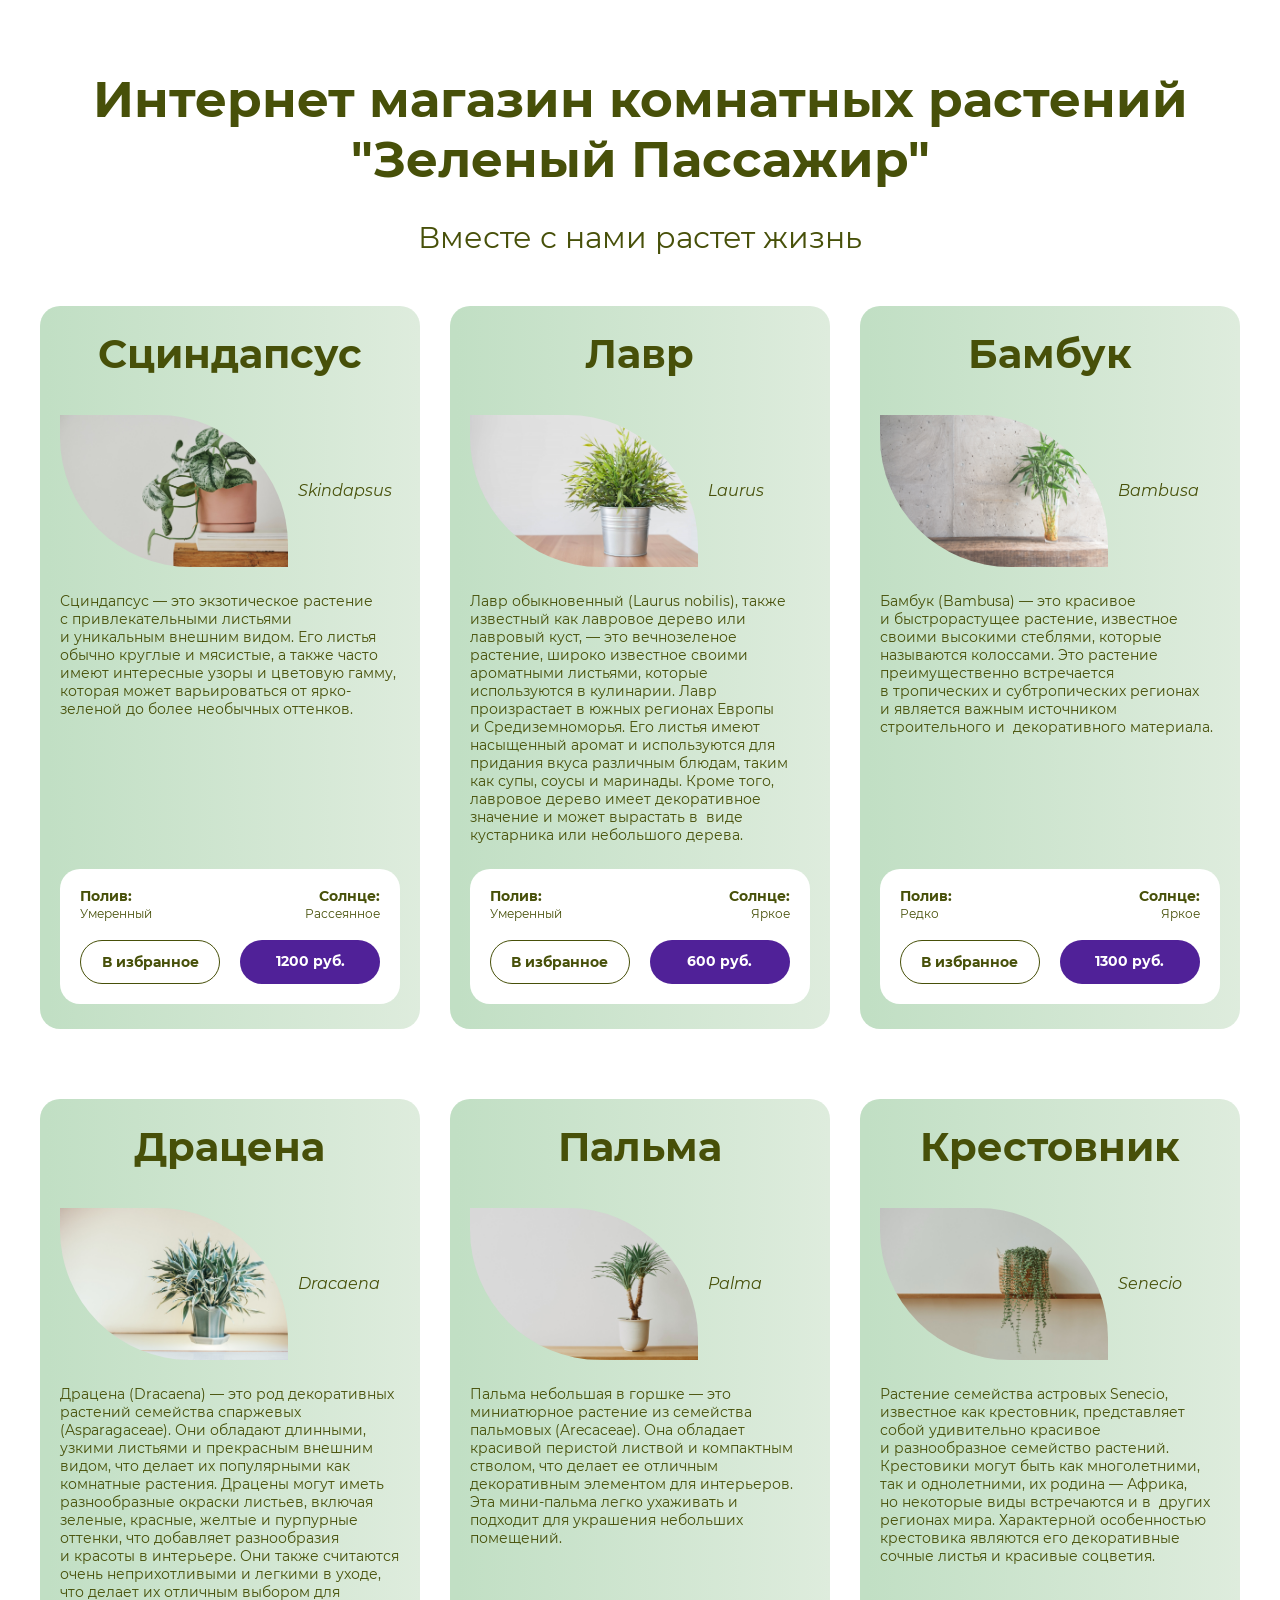
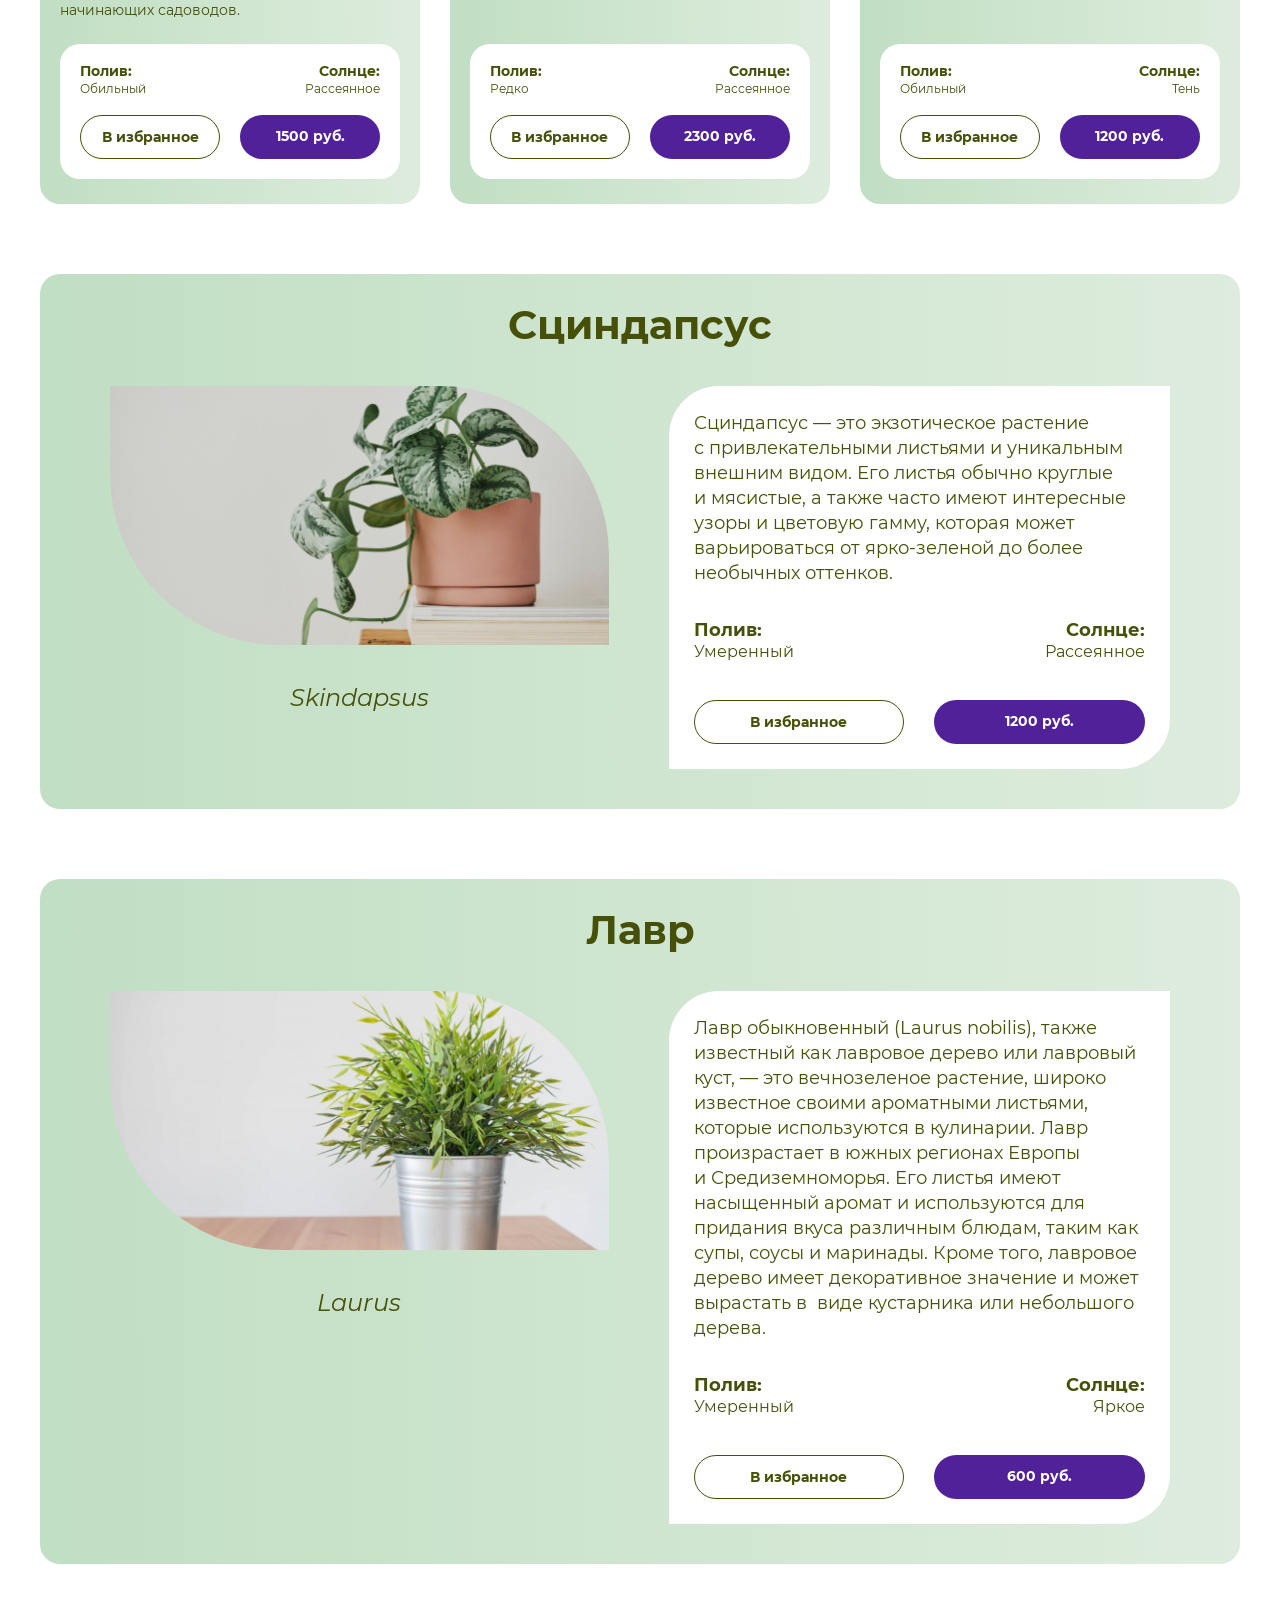
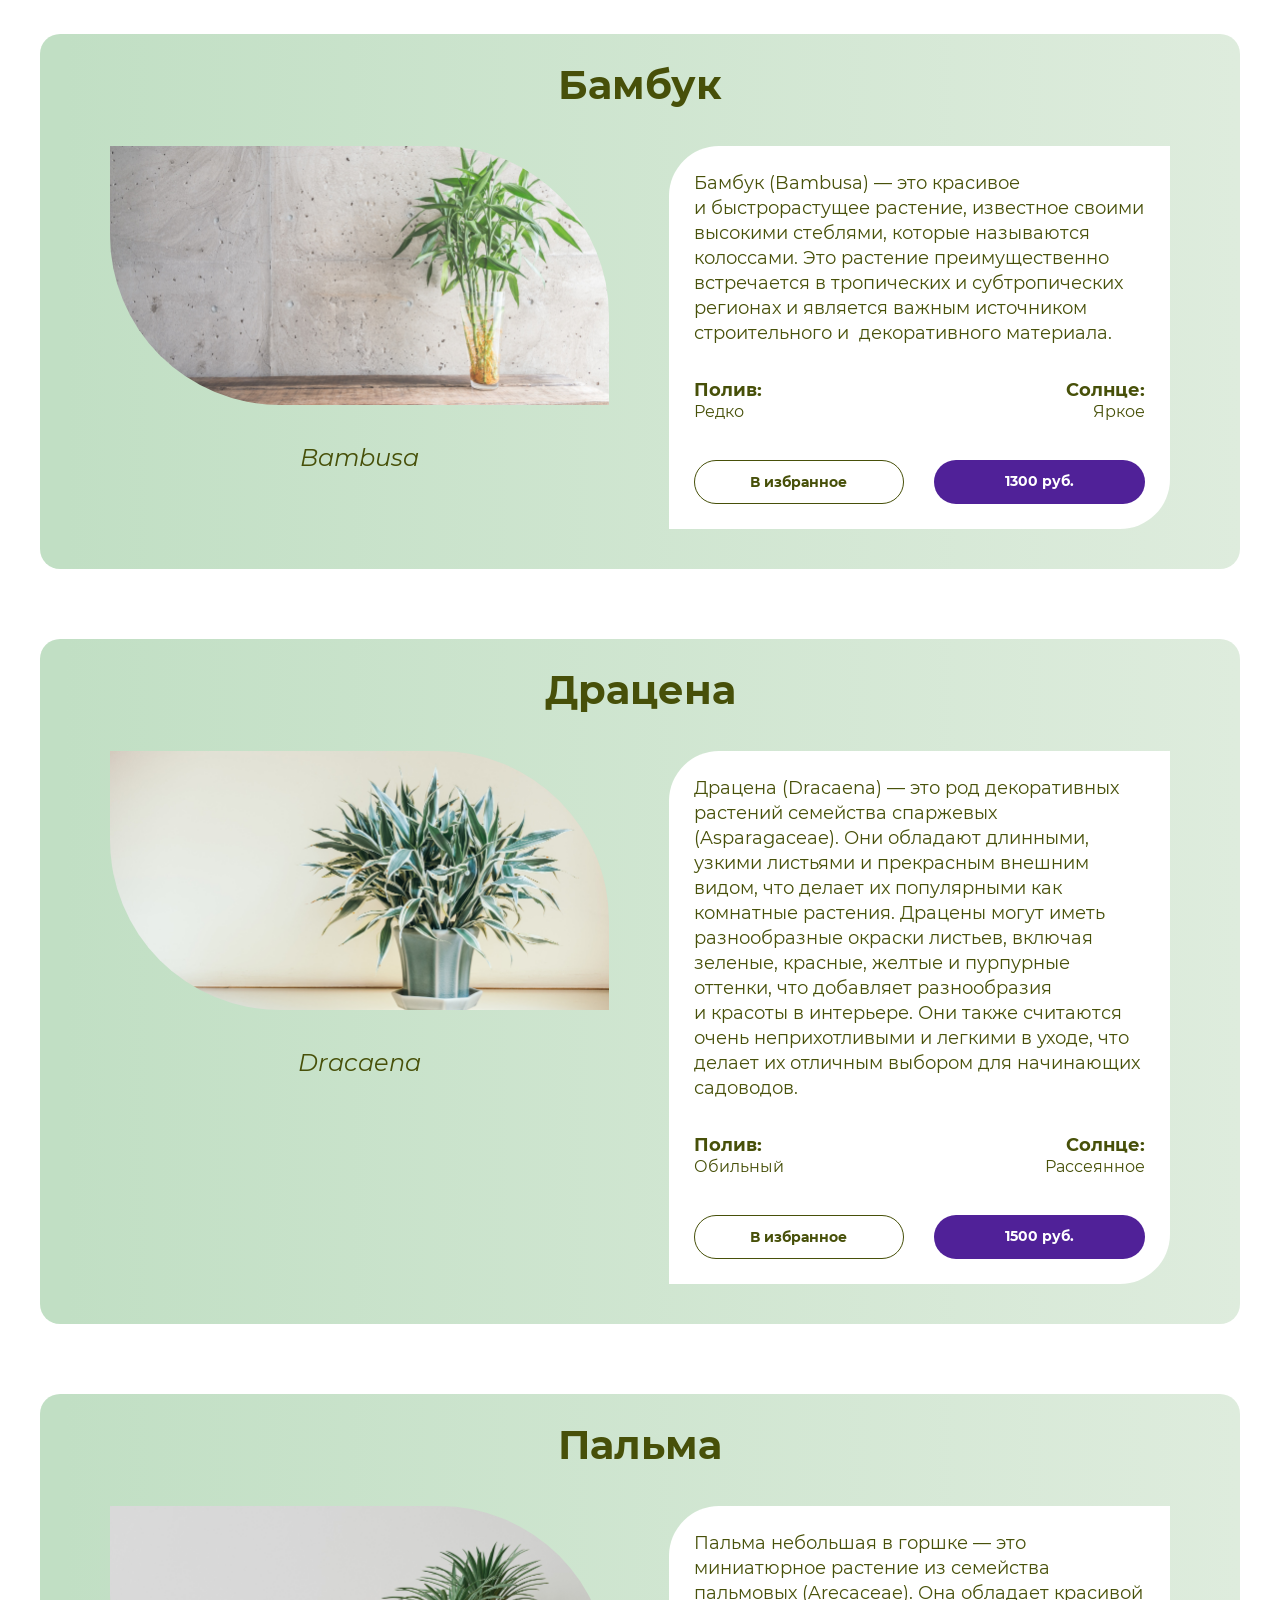
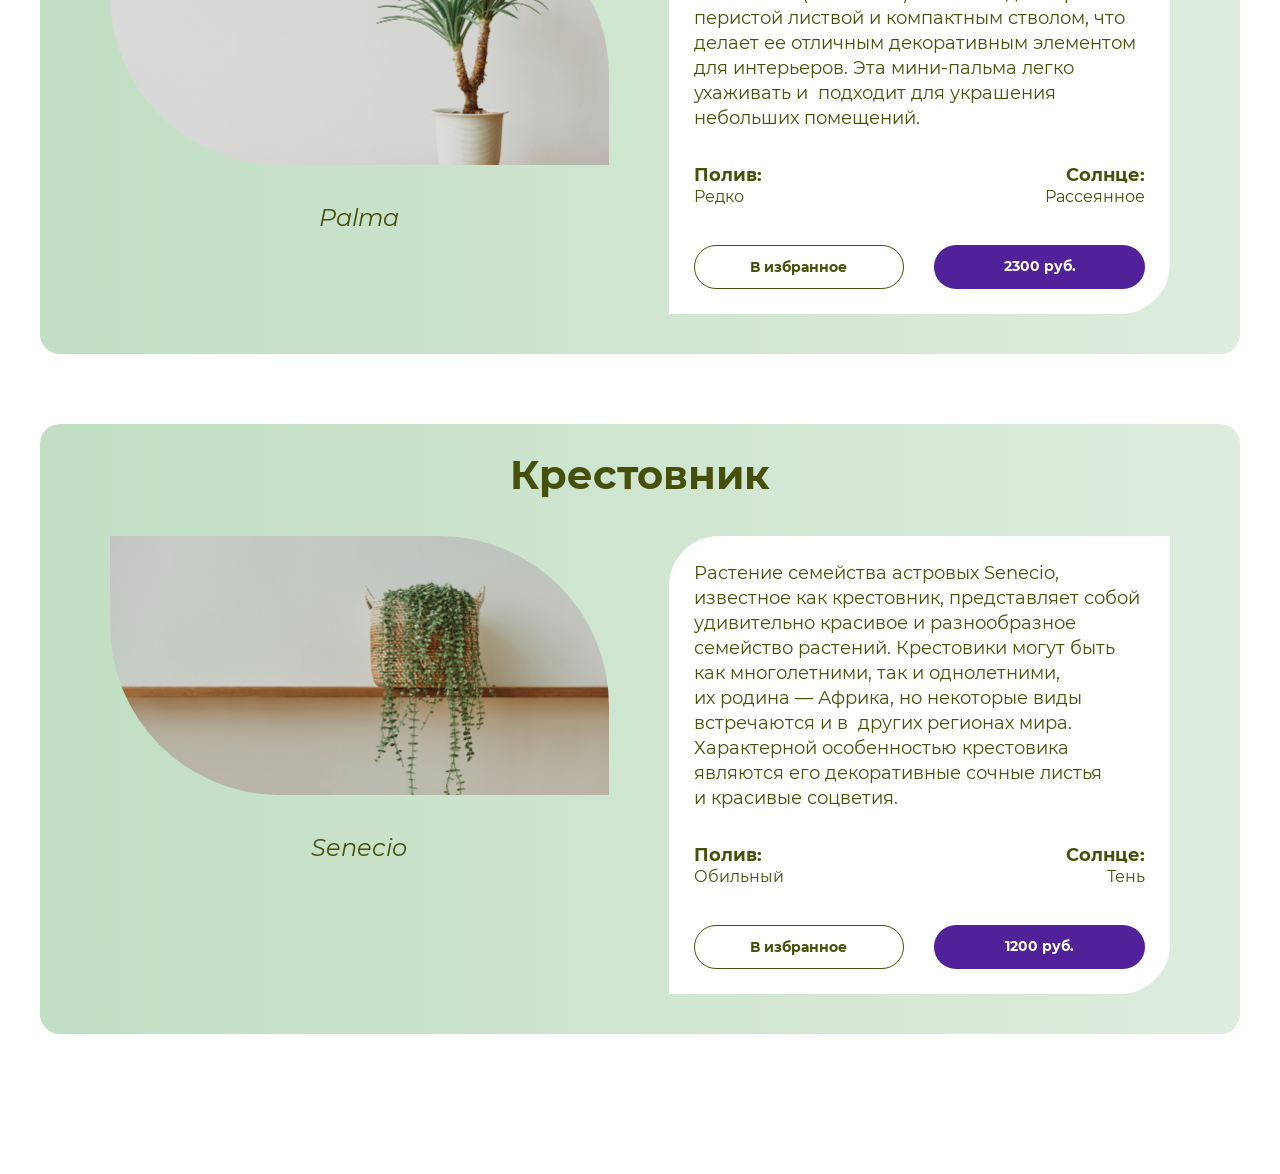
<file: plant-cart/index.html>
<!DOCTYPE html>
<html lang="ru">
<head>
  <meta charset="UTF-8">
  <title>Верстка гибких компонентов</title>
  <link rel="stylesheet" href="css/style.css">
</head>
<body>
  <div class="page-content">
    <h1 class="page-content__title">Интернет магазин комнатных растений "Зеленый Пассажир"</h1>
    <p class="page-content__text">Вместе с нами растет жизнь</p>
    <ul class="products">
      <li class="products__item">
        <div class="product-card">
          <h2 class="product-card__title">Сциндапсус</h2>
          <div class="product-card__wrapper">
            <div class="product-card__heading">
              <img class="product-card__img" src="img/Skindapsus.jpg" height="152" width="228" alt="Растение Сциндапсус">
              <span class="product-card__name">Skindapsus</span>
            </div>
            <div class="product-card__info-wrapper">
              <p class="product-card__description">Сциндапсус&nbsp;&mdash; это экзотическое растение с&nbsp;привлекательными 
              листьями и&nbsp;уникальным внешним видом. Его листья обычно круглые и&nbsp;мясистые, а&nbsp;также часто 
              имеют интересные узоры и&nbsp;цветовую гамму, которая может варьироваться 
              от&nbsp;ярко-зеленой до&nbsp;более необычных оттенков.</p>
              <div class="product-card__info">
                <div class="product-card__care">
                  <div class="product-card__care-group">
                    <span class="product-card__care-condition">Полив:</span>
                    <span class="product-card__care-value">Умеренный</span>
                  </div>
                  <div class="product-card__care-group product-card__care-group--right">
                    <span class="product-card__care-condition">Солнце:</span>
                    <span class="product-card__care-value">Рассеянное</span>
                  </div>
                </div>
                <div class="product-card__links">
                  <a class="product-card__link product-card__link--secondary" href="#">В&nbsp;избранное</a>
                  <a class="product-card__link" href="#">1200&nbsp;руб.</a>
                </div>
              </div>
            </div>
          </div>
        </div>
      </li>
      <li class="products__item">
        <div class="product-card">
          <h2 class="product-card__title">Лавр</h2>
          <div class="product-card__wrapper">
            <div class="product-card__heading">
              <img class="product-card__img" src="img/Laurus.jpg" height="152" width="228" alt="Растение Лавр">
              <span class="product-card__name">Laurus</span>
            </div>
            <div class="product-card__info-wrapper">
              <p class="product-card__description">Лавр обыкновенный (Laurus nobilis), также известный как лавровое дерево
                или лавровый куст,&nbsp;&mdash; это вечнозеленое растение, широко известное своими ароматными листьями,
                которые используются в&nbsp;кулинарии. Лавр произрастает в&nbsp;южных регионах Европы и&nbsp;Средиземноморья.
                Его листья имеют насыщенный аромат и&nbsp;используются для придания вкуса различным блюдам, таким как супы,
                соусы и&nbsp;маринады. Кроме того, лавровое дерево имеет декоративное значение и&nbsp;может вырастать в&nbsp;
                виде кустарника или небольшого дерева.</p>
              <div class="product-card__info">
                <div class="product-card__care">
                  <div class="product-card__care-group">
                    <span class="product-card__care-condition">Полив:</span>
                    <span class="product-card__care-value">Умеренный</span>
                  </div>
                  <div class="product-card__care-group product-card__care-group--right">
                    <span class="product-card__care-condition">Солнце:</span>
                    <span class="product-card__care-value">Яркое</span>
                  </div>
                </div>
                <div class="product-card__links">
                  <a class="product-card__link product-card__link--secondary" href="#">В&nbsp;избранное</a>
                  <a class="product-card__link" href="#">600&nbsp;руб.</a>
                </div>
              </div>
            </div>
          </div>
        </div>
      </li>
      <li class="products__item">
        <div class="product-card">
          <h2 class="product-card__title">Бамбук</h2>
          <div class="product-card__wrapper">
            <div class="product-card__heading">
              <img class="product-card__img" src="img/Bambusa.jpg" height="152" width="228" alt="Растение Бамбук">
              <span class="product-card__name">Bambusa</span>
            </div>
            <div class="product-card__info-wrapper">
              <p class="product-card__description">Бамбук (Bambusa)&nbsp;&mdash; это красивое и&nbsp;быстрорастущее растение,
                известное своими высокими стеблями, которые называются колоссами. Это растение преимущественно встречается
                в&nbsp;тропических и&nbsp;субтропических регионах и&nbsp;является важным источником строительного и&nbsp;
                декоративного материала.</p>
              <div class="product-card__info">
                <div class="product-card__care">
                  <div class="product-card__care-group">
                    <span class="product-card__care-condition">Полив:</span>
                    <span class="product-card__care-value">Редко</span>
                  </div>
                  <div class="product-card__care-group product-card__care-group--right">
                    <span class="product-card__care-condition">Солнце:</span>
                    <span class="product-card__care-value">Яркое</span>
                  </div>
                </div>
                <div class="product-card__links">
                  <a class="product-card__link product-card__link--secondary" href="#">В&nbsp;избранное</a>
                  <a class="product-card__link" href="#">1300&nbsp;руб.</a>
                </div>
              </div>
            </div>
          </div>
        </div>
      </li>
      <li class="products__item">
        <div class="product-card">
          <h2 class="product-card__title">Драцена</h2>
          <div class="product-card__wrapper">
            <div class="product-card__heading">
              <img class="product-card__img" src="img/Dracaena.jpg" height="152" width="228" alt="Растение Драцена">
              <span class="product-card__name">Dracaena</span>
            </div>
            <div class="product-card__info-wrapper">
              <p class="product-card__description">Драцена (Dracaena)&nbsp;&mdash; это род декоративных растений семейства
                спаржевых (Asparagaceae). Они обладают длинными, узкими листьями и&nbsp;прекрасным внешним видом, что делает
                их&nbsp;популярными как комнатные растения. Драцены могут иметь разнообразные окраски листьев, включая зеленые,
                красные, желтые и&nbsp;пурпурные оттенки, что добавляет разнообразия и&nbsp;красоты в&nbsp;интерьере. Они также
                считаются очень неприхотливыми и&nbsp;легкими в&nbsp;уходе, что делает их&nbsp;отличным выбором для начинающих садоводов.</p>
              <div class="product-card__info">
                <div class="product-card__care">
                  <div class="product-card__care-group">
                    <span class="product-card__care-condition">Полив:</span>
                    <span class="product-card__care-value">Обильный</span>
                  </div>
                  <div class="product-card__care-group product-card__care-group--right">
                    <span class="product-card__care-condition">Солнце:</span>
                    <span class="product-card__care-value">Рассеянное</span>
                  </div>
                </div>
                <div class="product-card__links">
                  <a class="product-card__link product-card__link--secondary" href="#">В&nbsp;избранное</a>
                  <a class="product-card__link" href="#">1500&nbsp;руб.</a>
                </div>
              </div>
            </div>
          </div>
        </div>
      </li>
      <li class="products__item">
        <div class="product-card">
          <h2 class="product-card__title">Пальма</h2>
          <div class="product-card__wrapper">
            <div class="product-card__heading">
              <img class="product-card__img" src="img/Palma.jpg" height="152" width="228" alt="Растение Пальма">
              <span class="product-card__name">Palma</span>
            </div>
            <div class="product-card__info-wrapper">
              <p class="product-card__description">Пальма небольшая в&nbsp;горшке&nbsp;&mdash; это миниатюрное растение
                из&nbsp;семейства пальмовых (Arecaceae). Она обладает красивой перистой листвой и&nbsp;компактным стволом,
                что делает ее&nbsp;отличным декоративным элементом для интерьеров. Эта мини-пальма легко ухаживать и&nbsp;
                подходит для украшения небольших помещений.</p>
              <div class="product-card__info">
                <div class="product-card__care">
                  <div class="product-card__care-group">
                    <span class="product-card__care-condition">Полив:</span>
                    <span class="product-card__care-value">Редко</span>
                  </div>
                  <div class="product-card__care-group product-card__care-group--right">
                    <span class="product-card__care-condition">Солнце:</span>
                    <span class="product-card__care-value">Рассеянное</span>
                  </div>
                </div>
                <div class="product-card__links">
                  <a class="product-card__link product-card__link--secondary" href="#">В&nbsp;избранное</a>
                  <a class="product-card__link" href="#">2300&nbsp;руб.</a>
                </div>
              </div>
            </div>
          </div>
        </div>
      </li>
      <li class="products__item">
        <div class="product-card">
          <h2 class="product-card__title">Крестовник</h2>
          <div class="product-card__wrapper">
            <div class="product-card__heading">
              <img class="product-card__img" src="img/Senecio.jpg" height="152" width="228" alt="Растение Крестовник">
              <span class="product-card__name">Senecio</span>
            </div>
            <div class="product-card__info-wrapper">
              <p class="product-card__description">Растение семейства астровых Senecio, известное как крестовник, представляет
                 собой удивительно красивое и&nbsp;разнообразное семейство растений. Крестовики могут быть как многолетними,
                 так и&nbsp;однолетними, их&nbsp;родина&nbsp;&mdash; Африка, но&nbsp;некоторые виды встречаются и&nbsp;в&nbsp;
                 других регионах мира. Характерной особенностью крестовика являются его декоративные сочные листья и&nbsp;красивые соцветия.</p>
              <div class="product-card__info">
                <div class="product-card__care">
                  <div class="product-card__care-group">
                    <span class="product-card__care-condition">Полив:</span>
                    <span class="product-card__care-value">Обильный</span>
                  </div>
                  <div class="product-card__care-group product-card__care-group--right">
                    <span class="product-card__care-condition">Солнце:</span>
                    <span class="product-card__care-value">Тень</span>
                  </div>
                </div>
                <div class="product-card__links">
                  <a class="product-card__link product-card__link--secondary" href="#">В&nbsp;избранное</a>
                  <a class="product-card__link" href="#">1200&nbsp;руб.</a>
                </div>
              </div>
            </div>
          </div>
        </div>
      </li>
    </ul>
    <!-- Второй вид карточек -->
    <ul class="products products--flat">
      <li class="products__item">
        <div class="product-card product-card--flat">
          <h2 class="product-card__title">Сциндапсус</h2>
          <div class="product-card__wrapper">
            <div class="product-card__heading">
              <img class="product-card__img" src="img/Skindapsus.jpg" height="152" width="228" alt="Растение Сциндапсус">
              <span class="product-card__name">Skindapsus</span>
            </div>
            <div class="product-card__info-wrapper">
              <p class="product-card__description">Сциндапсус&nbsp;&mdash; это экзотическое растение с&nbsp;привлекательными 
              листьями и&nbsp;уникальным внешним видом. Его листья обычно круглые и&nbsp;мясистые, а&nbsp;также часто 
              имеют интересные узоры и&nbsp;цветовую гамму, которая может варьироваться 
              от&nbsp;ярко-зеленой до&nbsp;более необычных оттенков.</p>
              <div class="product-card__info">
                <div class="product-card__care">
                  <div class="product-card__care-group">
                    <span class="product-card__care-condition">Полив:</span>
                    <span class="product-card__care-value">Умеренный</span>
                  </div>
                  <div class="product-card__care-group product-card__care-group--right">
                    <span class="product-card__care-condition">Солнце:</span>
                    <span class="product-card__care-value">Рассеянное</span>
                  </div>
                </div>
                <div class="product-card__links">
                  <a class="product-card__link product-card__link--secondary" href="#">В&nbsp;избранное</a>
                  <a class="product-card__link" href="#">1200&nbsp;руб.</a>
                </div>
              </div>
            </div>
          </div>
        </div>
      </li>
      <li class="products__item">
        <div class="product-card product-card--flat">
          <h2 class="product-card__title">Лавр</h2>
          <div class="product-card__wrapper">
            <div class="product-card__heading">
              <img class="product-card__img" src="img/Laurus.jpg" height="152" width="228" alt="Растение Лавр">
              <span class="product-card__name">Laurus</span>
            </div>
            <div class="product-card__info-wrapper">
              <p class="product-card__description">Лавр обыкновенный (Laurus nobilis), также известный как лавровое дерево
                или лавровый куст,&nbsp;&mdash; это вечнозеленое растение, широко известное своими ароматными листьями,
                которые используются в&nbsp;кулинарии. Лавр произрастает в&nbsp;южных регионах Европы и&nbsp;Средиземноморья.
                Его листья имеют насыщенный аромат и&nbsp;используются для придания вкуса различным блюдам, таким как супы,
                соусы и&nbsp;маринады. Кроме того, лавровое дерево имеет декоративное значение и&nbsp;может вырастать в&nbsp;
                виде кустарника или небольшого дерева.</p>
              <div class="product-card__info">
                <div class="product-card__care">
                  <div class="product-card__care-group">
                    <span class="product-card__care-condition">Полив:</span>
                    <span class="product-card__care-value">Умеренный</span>
                  </div>
                  <div class="product-card__care-group product-card__care-group--right">
                    <span class="product-card__care-condition">Солнце:</span>
                    <span class="product-card__care-value">Яркое</span>
                  </div>
                </div>
                <div class="product-card__links">
                  <a class="product-card__link product-card__link--secondary" href="#">В&nbsp;избранное</a>
                  <a class="product-card__link" href="#">600&nbsp;руб.</a>
                </div>
              </div>
            </div>
          </div>
        </div>
      </li>
      <li class="products__item">
        <div class="product-card product-card--flat">
          <h2 class="product-card__title">Бамбук</h2>
          <div class="product-card__wrapper">
            <div class="product-card__heading">
              <img class="product-card__img" src="img/Bambusa.jpg" height="152" width="228" alt="Растение Бамбук">
              <span class="product-card__name">Bambusa</span>
            </div>
            <div class="product-card__info-wrapper">
              <p class="product-card__description">Бамбук (Bambusa)&nbsp;&mdash; это красивое и&nbsp;быстрорастущее растение,
                известное своими высокими стеблями, которые называются колоссами. Это растение преимущественно встречается
                в&nbsp;тропических и&nbsp;субтропических регионах и&nbsp;является важным источником строительного и&nbsp;
                декоративного материала.</p>
              <div class="product-card__info">
                <div class="product-card__care">
                  <div class="product-card__care-group">
                    <span class="product-card__care-condition">Полив:</span>
                    <span class="product-card__care-value">Редко</span>
                  </div>
                  <div class="product-card__care-group product-card__care-group--right">
                    <span class="product-card__care-condition">Солнце:</span>
                    <span class="product-card__care-value">Яркое</span>
                  </div>
                </div>
                <div class="product-card__links">
                  <a class="product-card__link product-card__link--secondary" href="#">В&nbsp;избранное</a>
                  <a class="product-card__link" href="#">1300&nbsp;руб.</a>
                </div>
              </div>
            </div>
          </div>
        </div>
      </li>
      <li class="products__item">
        <div class="product-card product-card--flat">
          <h2 class="product-card__title">Драцена</h2>
          <div class="product-card__wrapper">
            <div class="product-card__heading">
              <img class="product-card__img" src="img/Dracaena.jpg" height="152" width="228" alt="Растение Драцена">
              <span class="product-card__name">Dracaena</span>
            </div>
            <div class="product-card__info-wrapper">
              <p class="product-card__description">Драцена (Dracaena)&nbsp;&mdash; это род декоративных растений семейства
                спаржевых (Asparagaceae). Они обладают длинными, узкими листьями и&nbsp;прекрасным внешним видом, что делает
                их&nbsp;популярными как комнатные растения. Драцены могут иметь разнообразные окраски листьев, включая зеленые,
                красные, желтые и&nbsp;пурпурные оттенки, что добавляет разнообразия и&nbsp;красоты в&nbsp;интерьере. Они также
                считаются очень неприхотливыми и&nbsp;легкими в&nbsp;уходе, что делает их&nbsp;отличным выбором для начинающих садоводов.</p>
              <div class="product-card__info">
                <div class="product-card__care">
                  <div class="product-card__care-group">
                    <span class="product-card__care-condition">Полив:</span>
                    <span class="product-card__care-value">Обильный</span>
                  </div>
                  <div class="product-card__care-group product-card__care-group--right">
                    <span class="product-card__care-condition">Солнце:</span>
                    <span class="product-card__care-value">Рассеянное</span>
                  </div>
                </div>
                <div class="product-card__links">
                  <a class="product-card__link product-card__link--secondary" href="#">В&nbsp;избранное</a>
                  <a class="product-card__link" href="#">1500&nbsp;руб.</a>
                </div>
              </div>
            </div>
          </div>
        </div>
      </li>
      <li class="products__item">
        <div class="product-card product-card--flat">
          <h2 class="product-card__title">Пальма</h2>
          <div class="product-card__wrapper">
            <div class="product-card__heading">
              <img class="product-card__img" src="img/Palma.jpg" height="152" width="228" alt="Растение Пальма">
              <span class="product-card__name">Palma</span>
            </div>
            <div class="product-card__info-wrapper">
              <p class="product-card__description">Пальма небольшая в&nbsp;горшке&nbsp;&mdash; это миниатюрное растение
                из&nbsp;семейства пальмовых (Arecaceae). Она обладает красивой перистой листвой и&nbsp;компактным стволом,
                что делает ее&nbsp;отличным декоративным элементом для интерьеров. Эта мини-пальма легко ухаживать и&nbsp;
                подходит для украшения небольших помещений.</p>
              <div class="product-card__info">
                <div class="product-card__care">
                  <div class="product-card__care-group">
                    <span class="product-card__care-condition">Полив:</span>
                    <span class="product-card__care-value">Редко</span>
                  </div>
                  <div class="product-card__care-group product-card__care-group--right">
                    <span class="product-card__care-condition">Солнце:</span>
                    <span class="product-card__care-value">Рассеянное</span>
                  </div>
                </div>
                <div class="product-card__links">
                  <a class="product-card__link product-card__link--secondary" href="#">В&nbsp;избранное</a>
                  <a class="product-card__link" href="#">2300&nbsp;руб.</a>
                </div>
              </div>
            </div>
          </div>
        </div>
      </li>
      <li class="products__item">
        <div class="product-card product-card--flat">
          <h2 class="product-card__title">Крестовник</h2>
          <div class="product-card__wrapper">
            <div class="product-card__heading">
              <img class="product-card__img" src="img/Senecio.jpg" height="152" width="228" alt="Растение Крестовник">
              <span class="product-card__name">Senecio</span>
            </div>
            <div class="product-card__info-wrapper">
              <p class="product-card__description">Растение семейства астровых Senecio, известное как крестовник, представляет
                 собой удивительно красивое и&nbsp;разнообразное семейство растений. Крестовики могут быть как многолетними,
                 так и&nbsp;однолетними, их&nbsp;родина&nbsp;&mdash; Африка, но&nbsp;некоторые виды встречаются и&nbsp;в&nbsp;
                 других регионах мира. Характерной особенностью крестовика являются его декоративные сочные листья и&nbsp;красивые соцветия.</p>
              <div class="product-card__info">
                <div class="product-card__care">
                  <div class="product-card__care-group">
                    <span class="product-card__care-condition">Полив:</span>
                    <span class="product-card__care-value">Обильный</span>
                  </div>
                  <div class="product-card__care-group product-card__care-group--right">
                    <span class="product-card__care-condition">Солнце:</span>
                    <span class="product-card__care-value">Тень</span>
                  </div>
                </div>
                <div class="product-card__links">
                  <a class="product-card__link product-card__link--secondary" href="#">В&nbsp;избранное</a>
                  <a class="product-card__link" href="#">1200&nbsp;руб.</a>
                </div>
              </div>
            </div>
          </div>
        </div>
      </li>
    </ul>
  </div>
</body>
</html>
</file>
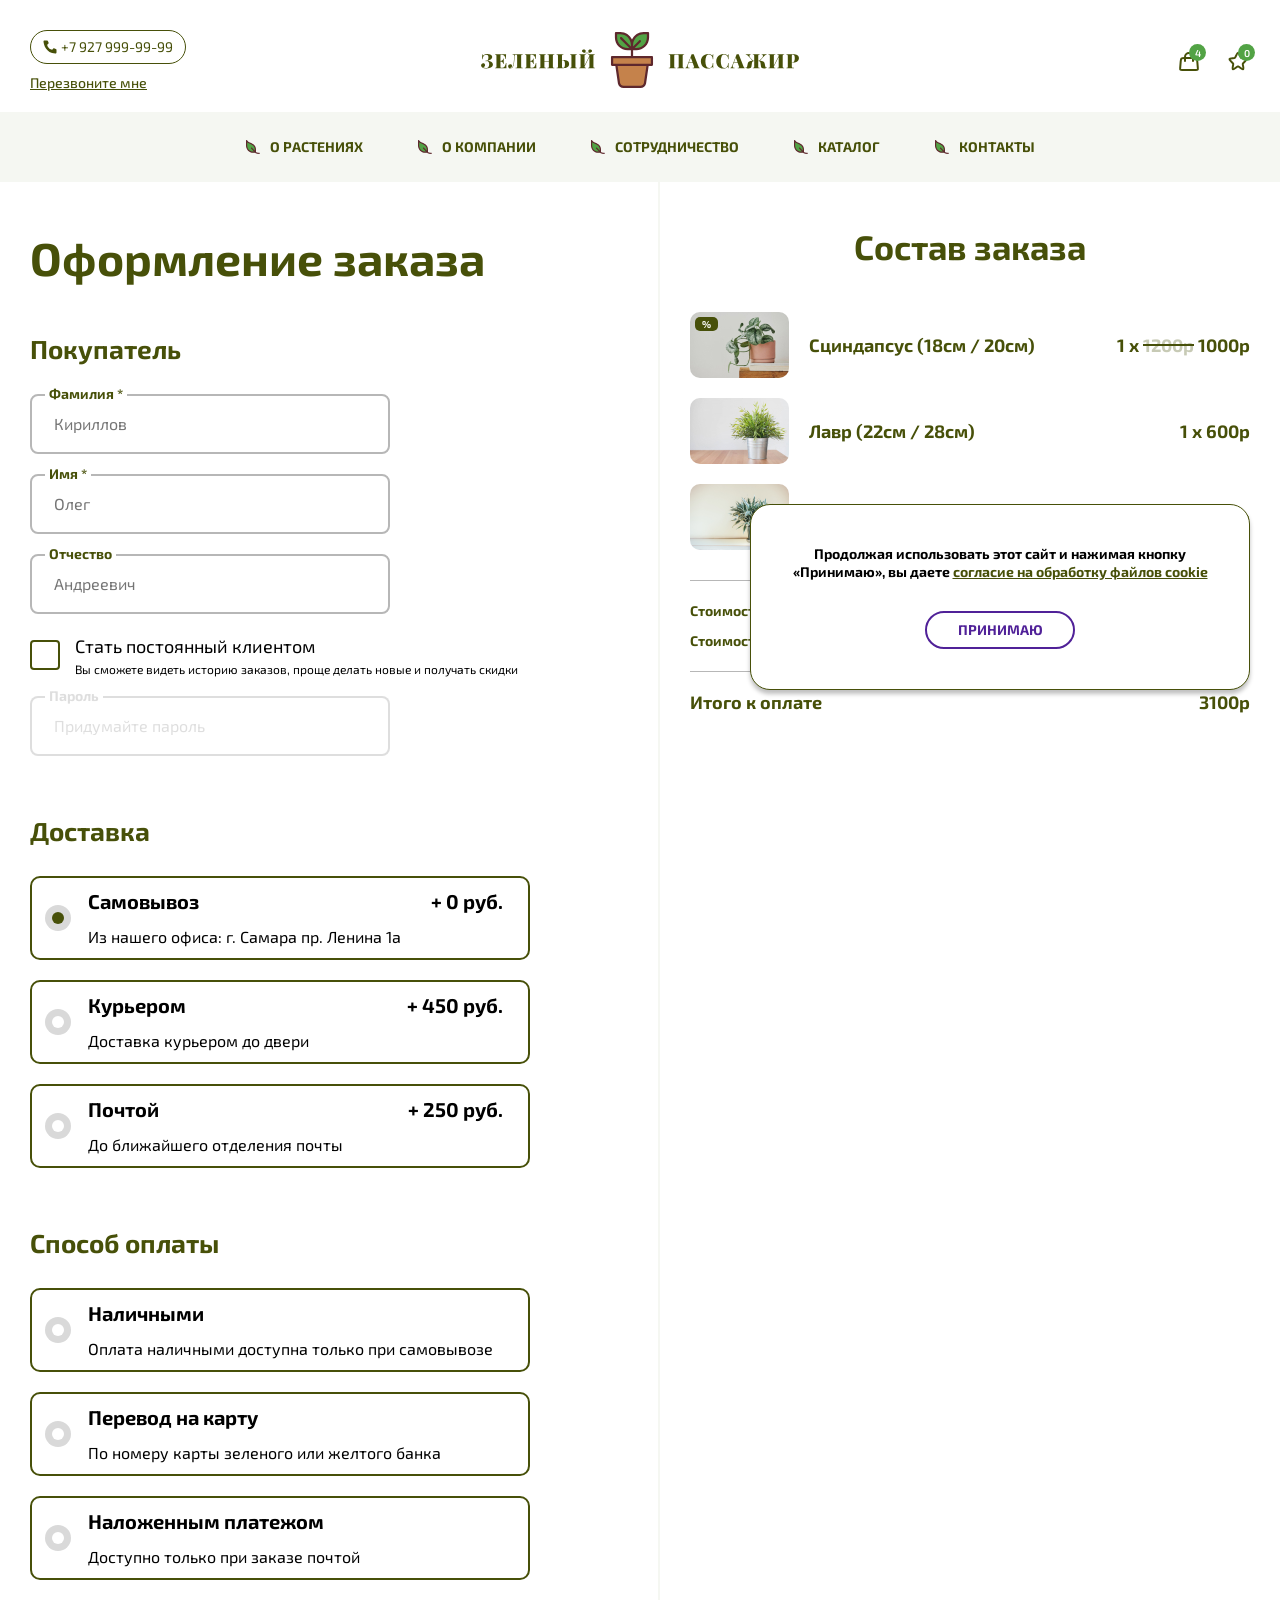
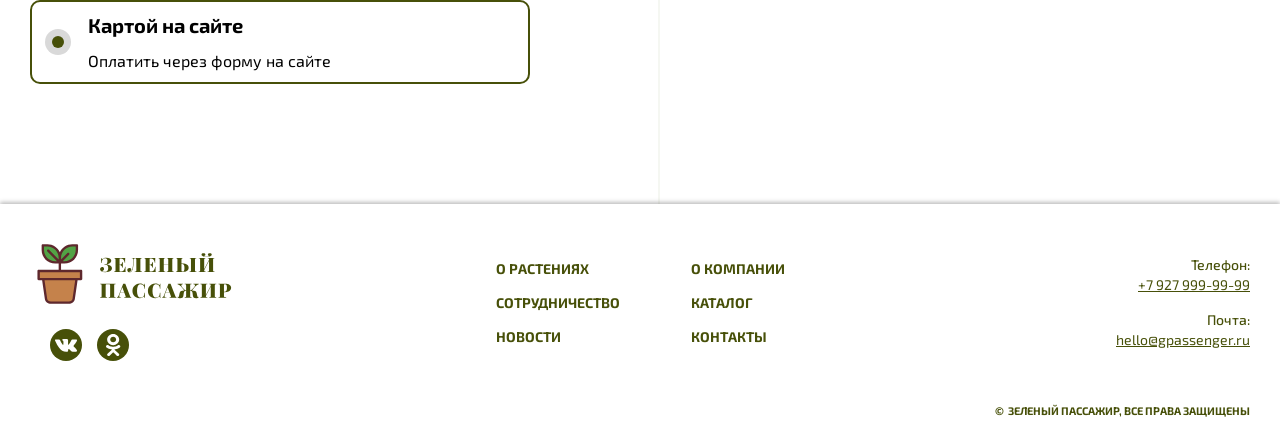
<file: plant-checkout/form.html>
<!DOCTYPE html>
<html lang="ru">

<head>
  <meta charset="UTF-8">
  <meta name="viewport" content="width=device-width, initial-scale=1.0">
  <meta http-equiv="X-UA-Compatible" content="ie=edge">
  <link rel="stylesheet" href="css/style.css">
  <title>Оформление заказа - Зеленый пассажир</title>
</head>

<body>
  <header class="header">
    <div class="container">
      <div class="header__top">
        <div class="header__contacts">
          <a class="header__phone" href="tel:+79279999999">
            <svg width="14" height="14" aria-hidden="true">
              <use xlink:href="images/sprite.svg#icon-phone"></use>
            </svg>
            <span class="header__phone-text">+7 927 999-99-99</span>
          </a>
          <button class="header__callback" type="button">Перезвоните мне</button>
        </div>
        <a class="header__logo" href="#" aria-label="Ссылка на главную">
          <svg width="320" height="56" aria-hidden="true">
            <use xlink:href="images/sprite.svg#icon-header-logo"></use>
          </svg>
        </a>
        <div class="header__users">
          <ul class="header__user-list">
            <li class="header__user-item">
              <a class="header__user-link" href="#" aria-label="Перейти в корзину">
                <svg width="24" height="24" aria-hidden="true">
                  <use xlink:href="images/sprite.svg#icon-basket"></use>
                </svg>
                <span class="header__user-count" aria-hidden="true">4</span>
              </a>
            </li>
            <li class="header__user-item">
              <a class="header__user-link" href="#" aria-label="Перейти в избранное">
                <svg width="24" height="24" aria-hidden="true">
                  <use xlink:href="images/sprite.svg#icon-favorite"></use>
                </svg>
                <span class="header__user-count" aria-hidden="true">0</span>
              </a>
            </li>
          </ul>
        </div>
      </div>
    </div>
    <nav class="main-nav">
      <div class="container">
        <ul class="main-nav__list">
          <li class="main-nav__item">
            <a class="main-nav__link" href="#">
              <svg width="14" height="14" aria-hidden="true">
                  <use xlink:href="images/sprite.svg#icon-leaf"></use>
                </svg>
              <span class="header__nav-text">О Растениях</span>
            </a>
          </li>
          <li class="main-nav__item">
            <a class="main-nav__link" href="#">
              <svg width="14" height="14" aria-hidden="true">
                  <use xlink:href="images/sprite.svg#icon-leaf"></use>
                </svg>
              <span class="header__nav-text">О Компании</span>
            </a>
          </li>
          <li class="main-nav__item">
            <a class="main-nav__link" href="#">
              <svg width="14" height="14" aria-hidden="true">
                  <use xlink:href="images/sprite.svg#icon-leaf"></use>
                </svg>
              <span class="header__nav-text">Сотрудничество</span>
            </a>
          </li>
          <li class="main-nav__item">
            <a class="main-nav__link" href="#">
              <svg width="14" height="14" aria-hidden="true">
                  <use xlink:href="images/sprite.svg#icon-leaf"></use>
                </svg>
              <span class="header__nav-text">Каталог</span>
            </a>
          </li>
          <li class="main-nav__item">
            <a class="main-nav__link" href="#">
              <svg width="14" height="14" aria-hidden="true">
                  <use xlink:href="images/sprite.svg#icon-leaf"></use>
                </svg>
              <span class="header__nav-text">Контакты</span>
            </a>
          </li>
        </ul>
      </div>
    </nav>
  </header>
  <main>
    <section class="order">
      <div class="container">
        <div class="order__wrapper">
          <div class="order__left-col">
            <h1 class="order__title">Оформление заказа</h1>
            <form class="order-form" action="#" method="POST">
              
              <!-- Покупатель -->
              <fieldset class="order-form__group">
                <legend class="order-form__group-name">Покупатель</legend>
                <div class="order-form__inner">
                  <div class="custom-input">
                    <input class="custom-input__field" type="text" name="user-last-name" id="user-last-name" placeholder="Кириллов" required>
                    <label class="custom-input__label" for="user-last-name">Фамилия *</label>
                  </div>
                  <div class="custom-input">
                    <input class="custom-input__field" type="text" name="user-name" id="user-name" placeholder="Олег" required>
                    <label class="custom-input__label" for="user-name">Имя *</label>
                  </div>
                  <div class="custom-input">
                    <input class="custom-input__field" type="text" name="user-surname" id="user-surname" placeholder="Андреевич">
                    <label class="custom-input__label" for="user-surname">Отчество</label>
                  </div>
                  <div class="custom-checkbox">
                    <input class="custom-checkbox__field visually-hidden" type="checkbox" id="client-true" name="client-true">
                    <label class="custom-checkbox__label" for="client-true">
                      <span class="custom-checkbox__heading">Стать постоянный клиентом</span>
                      <span class="custom-checkbox__text">Вы&nbsp;сможете видеть историю заказов, проще делать новые и&nbsp;получать скидки</span>
                      <svg class="custom-checkbox__icon" width="18" hight="13" aria-hidden="true">
                        <use xlink:href="images/sprite.svg#icon-check"></use>
                      </svg>
                    </label>
                  </div>
                  <div class="custom-input">
                    <input class="custom-input__field" type="password" name="user-password" id="user-password" placeholder="Придумайте пароль" disabled>
                    <label class="custom-input__label" for="user-password">Пароль</label>
                  </div>
                </div>
              </fieldset>

              <!-- Доставка -->
              <fieldset class="order-form__group">
                <legend class="order-form__group-name">Доставка</legend>
                <div class="order-form__inner">
                  <div class="custom-radio">
                    <input class="custom-radio__field visually-hidden" id="radio-self" type="radio" name="delivery"
                      value="self" checked>
                    <label class="custom-radio__label" for="radio-self">
                      <span class="custom-radio__top">
                        <span class="custom-radio__name">Самовывоз</span>
                        <span class="custom-radio__price">+ 0 руб.</span>
                      </span>
                      <span class="custom-radio__text">Из нашего офиса: г. Самара пр. Ленина 1а</span>
                    </label>
                  </div>
                  <div class="custom-radio">
                    <input class="custom-radio__field visually-hidden" id="radio-courier" type="radio" name="delivery"
                      value="courier">
                    <label class="custom-radio__label" for="radio-courier">
                      <span class="custom-radio__top">
                        <span class="custom-radio__name">Курьером</span>
                        <span class="custom-radio__price">+ 450 руб.</span>
                      </span>
                      <span class="custom-radio__text">Доставка курьером до двери</span>
                    </label>
                  </div>
                  <div class="custom-radio">
                    <input class="custom-radio__field visually-hidden" id="radio-post" type="radio" name="delivery"
                      value="post">
                    <label class="custom-radio__label" for="radio-post">
                      <span class="custom-radio__top">
                        <span class="custom-radio__name">Почтой</span>
                        <span class="custom-radio__price">+ 250 руб.</span>
                      </span>
                      <span class="custom-radio__text">До ближайшего отделения почты</span>
                    </label>
                  </div>
                </div>
              </fieldset>

              <!-- Способ оплаты -->
              <fieldset class="order-form__group">
                <legend class="order-form__group-name">Способ оплаты</legend>
                <div class="order-form__inner">
                  <div class="custom-radio">
                    <input class="custom-radio__field visually-hidden" id="payment-cash" type="radio" name="payment"
                      value="cash">
                    <label for="payment-cash" class="custom-radio__label">
                      <span class="custom-radio__top">
                        <span class="custom-radio__name">Наличными</span>
                      </span>
                      <span class="custom-radio__text">Оплата наличными доступна только при самовывозе </span>
                    </label>
                  </div>
                  <div class="custom-radio">
                    <input class="custom-radio__field visually-hidden" id="payment-transfer" type="radio" name="payment"
                      value="transfer">
                    <label class="custom-radio__label" for="payment-transfer">
                      <span class="custom-radio__top">
                        <span class="custom-radio__name">Перевод на карту</span>
                      </span>
                      <span class="custom-radio__text">По номеру карты зеленого или желтого банка</span>
                    </label>
                  </div>
                  <div class="custom-radio">
                    <input class="custom-radio__field visually-hidden" id="payment-later" type="radio" name="payment"
                      value="later">
                    <label class="custom-radio__label" for="payment-later">
                      <span class="custom-radio__top">
                        <span class="custom-radio__name">Наложенным платежом</span>
                      </span>
                      <span class="custom-radio__text">Доступно только при заказе почтой</span>
                    </label>
                  </div>
                  <div class="custom-radio">
                    <input class="custom-radio__field visually-hidden" id="payment-card" type="radio" name="payment"
                      value="card" checked>
                    <label class="custom-radio__label" for="payment-card">
                      <span class="custom-radio__top">
                        <span class="custom-radio__name">Картой на сайте</span>
                      </span>
                      <span class="custom-radio__text">Оплатить через форму на сайте</span>
                    </label>
                  </div>
                </div>
              </fieldset>
            </form>
          </div>
          <div class="order__right-col">
            <h2 class="order__subtitle">Состав заказа</h2>
            <ul class="order__list">
              <li class="order__item">
                <div class="order-card">
                  <div class="order-card__inner">
                    <img class="order-card__img" src="images/order-item-1.jpg" height="66" width="99" alt="Изображение товара">
                    <span class="order-card__sale">%</span>
                  </div>
                  <a class="order-card__name" href="#">Сциндапсус (18см / 20см)</a>
                  <span class="order-card__price">1 x <span class="order-card__price-old">1200р</span> 1000р</span>
                </div>
              </li>
              <li class="order__item">
                <div class="order-card">
                  <div class="order-card__inner">
                    <img class="order-card__img" src="images/order-item-2.jpg" height="66" width="99"
                      alt="Изображение товара">
                  </div>
                  <a class="order-card__name" href="#">Лавр (22см / 28см)</a>
                  <span class="order-card__price">1 x 600р</span>
                </div>
              </li>
              <li class="order__item">
                <div class="order-card">
                  <div class="order-card__inner">
                    <img class="order-card__img" src="images/order-item-3.jpg" height="66" width="99"
                      alt="Изображение товара">
                  </div>
                  <a class="order-card__name" href="#">Драцена (16см / 35см)</a>
                  <span class="order-card__price">1 x 1500р</span>
                </div>
              </li>
            </ul>
            <div class="order__summary">
              <div class="order__summary-inner">
                <span class="order__summary-name">Стоимость товаров</span>
                <span class="order__summary-count">3100р</span>
              </div>
              <div class="order__summary-inner">
                <span class="order__summary-name">Стоимость доставки</span>
                <span class="order__summary-count">0р</span>
              </div>
            </div>
            <div class="order__total">
              <span class="order__total-name">Итого к оплате</span>
              <span class="order__total-count">3100р</span>
            </div>
          </div>
        </div>
      </div>
    </section>
    <div class="cookie cookie--active">
      <p class="cookie__text">Продолжая использовать этот сайт и нажимая кнопку «Принимаю», вы даете <a
          class="cookie__link" href="#">согласие на обработку файлов cookie</a></p>
      <button class="cookie__btn btn" type="button">Принимаю</button>
    </div>
  </main>
  <footer class="footer">
    <div class="container">
      <div class="footer__wrapper">
        <div class="footer__left">
          <a class="footer__logo-link" href="#" aria-label="Ссылка на главную страницу">
            <svg width="202" height="60" aria-hidden="true">
              <use xlink:href="images/sprite.svg#icon-footer-logo"></use>
            </svg>
          </a>
          <ul class="footer__social social">
            <li class="social__item">
              <a class="social__link" href="#" aria-label="Ссылка на соцсеть ВКонтакте">
                <svg width="22" height="13" aria-hidden="true">
                  <use xlink:href="images/sprite.svg#icon-vk"></use>
                </svg>
              </a>
            </li>
            <li class="social__item">
              <a class="social__link" href="#" aria-label="Ссылка на соцсеть Одноклассники">
                <svg width="15" height="22" aria-hidden="true">
                  <use xlink:href="images/sprite.svg#icon-ok"></use>
                </svg>
              </a>
            </li>
          </ul>
        </div>
        <ul class="footer__nav-list">
          <li class="footer__nav-item">
            <a class="footer__nav-link" href="#">О растениях</a>
          </li>
          <li class="footer__nav-item">
            <a class="footer__nav-link" href="#">О Компании</a>
          </li>
          <li class="footer__nav-item">
            <a class="footer__nav-link" href="#">Сотрудничество</a>
          </li>
          <li class="footer__nav-item">
            <a class="footer__nav-link" href="#">Каталог</a>
          </li>
          <li class="footer__nav-item">
            <a class="footer__nav-link" href="#">Новости</a>
          </li>
          <li class="footer__nav-item">
            <a class="footer__nav-link" href="#">Контакты</a>
          </li>
        </ul>
        <div class="footer__right">
          <div class="footer__contact">
            <span class="footer__contact-text">Телефон:</span>
            <a class="footer__contact-link" href="tel:+79279999999">+7 927 999-99-99</a>
          </div>
          <div class="footer__contact">
            <span class="footer__contact-text">Почта:</span>
            <a class="footer__contact-link" href="mailto:hello@gpassenger.ru">hello@gpassenger.ru</a>
          </div>
        </div>
      </div>
      <p class="footer__copyright">&copy;&nbsp; зеленый пассажир, Все права защищены</p>
    </div>
  </footer>
</body>

</html>
</file>
<file: green-passenger-solution/css/style.css>
/* Global */
/* ------------------------------------ */
@import "global/fonts.css";
@import "global/reboot.css";
@import "global/visually-hidden.css";
@import "global/container.css";


/* Blocks */
/* ------------------------------------ */
@import "blocks/header.css";
@import "blocks/main-nav.css";
@import "blocks/hero.css";
@import "blocks/btn.css";
@import "blocks/about-company.css";
@import "blocks/aside-nav.css";
@import "blocks/social.css";
@import "blocks/footer.css";
</file>
<file: plant-cart/css/style.css>
/* Global */
/* ------------------------------------ */
@import "global/fonts.css";
@import "global/reboot.css";

/* Blocks */
/* ------------------------------------ */
@import "blocks/page-content.css";
@import "blocks/product-card.css";
@import "blocks/products.css";
</file>
<file: plant-checkout/css/style.css>
/* Global */
/* ------------------------------------ */
@import "global/fonts.css";
@import "global/reboot.css";
@import "global/container.css";
@import "global/visually-hidden.css";

/* Blocks */
/* ------------------------------------ */
@import "blocks/btn.css";
@import "blocks/header.css";
@import "blocks/main-nav.css";
@import "blocks/order.css";
@import "blocks/order-form.css";
@import "blocks/custom-radio.css";
@import "blocks/custom-input.css";
@import "blocks/custom-checkbox.css";
@import "blocks/order-card.css";
@import "blocks/social.css";
@import "blocks/footer.css";
@import "blocks/cookie.css";
</file>
